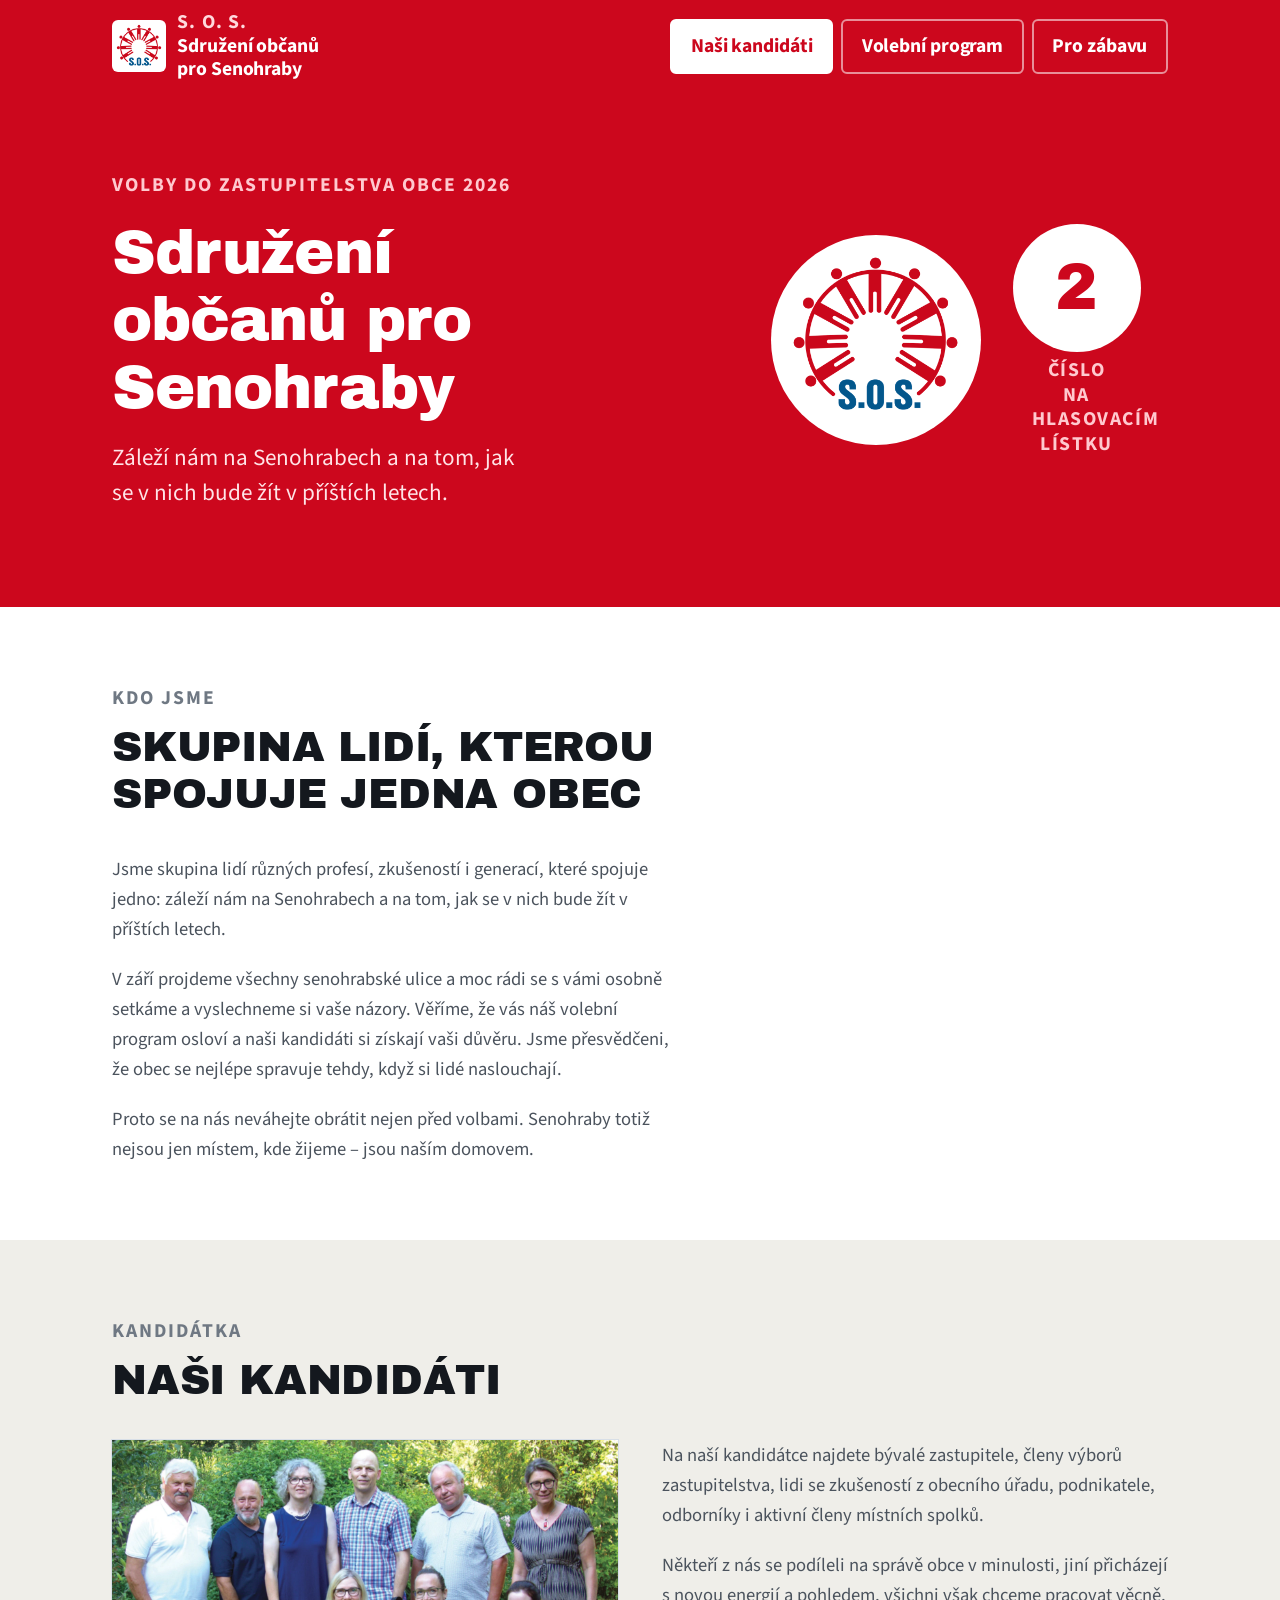
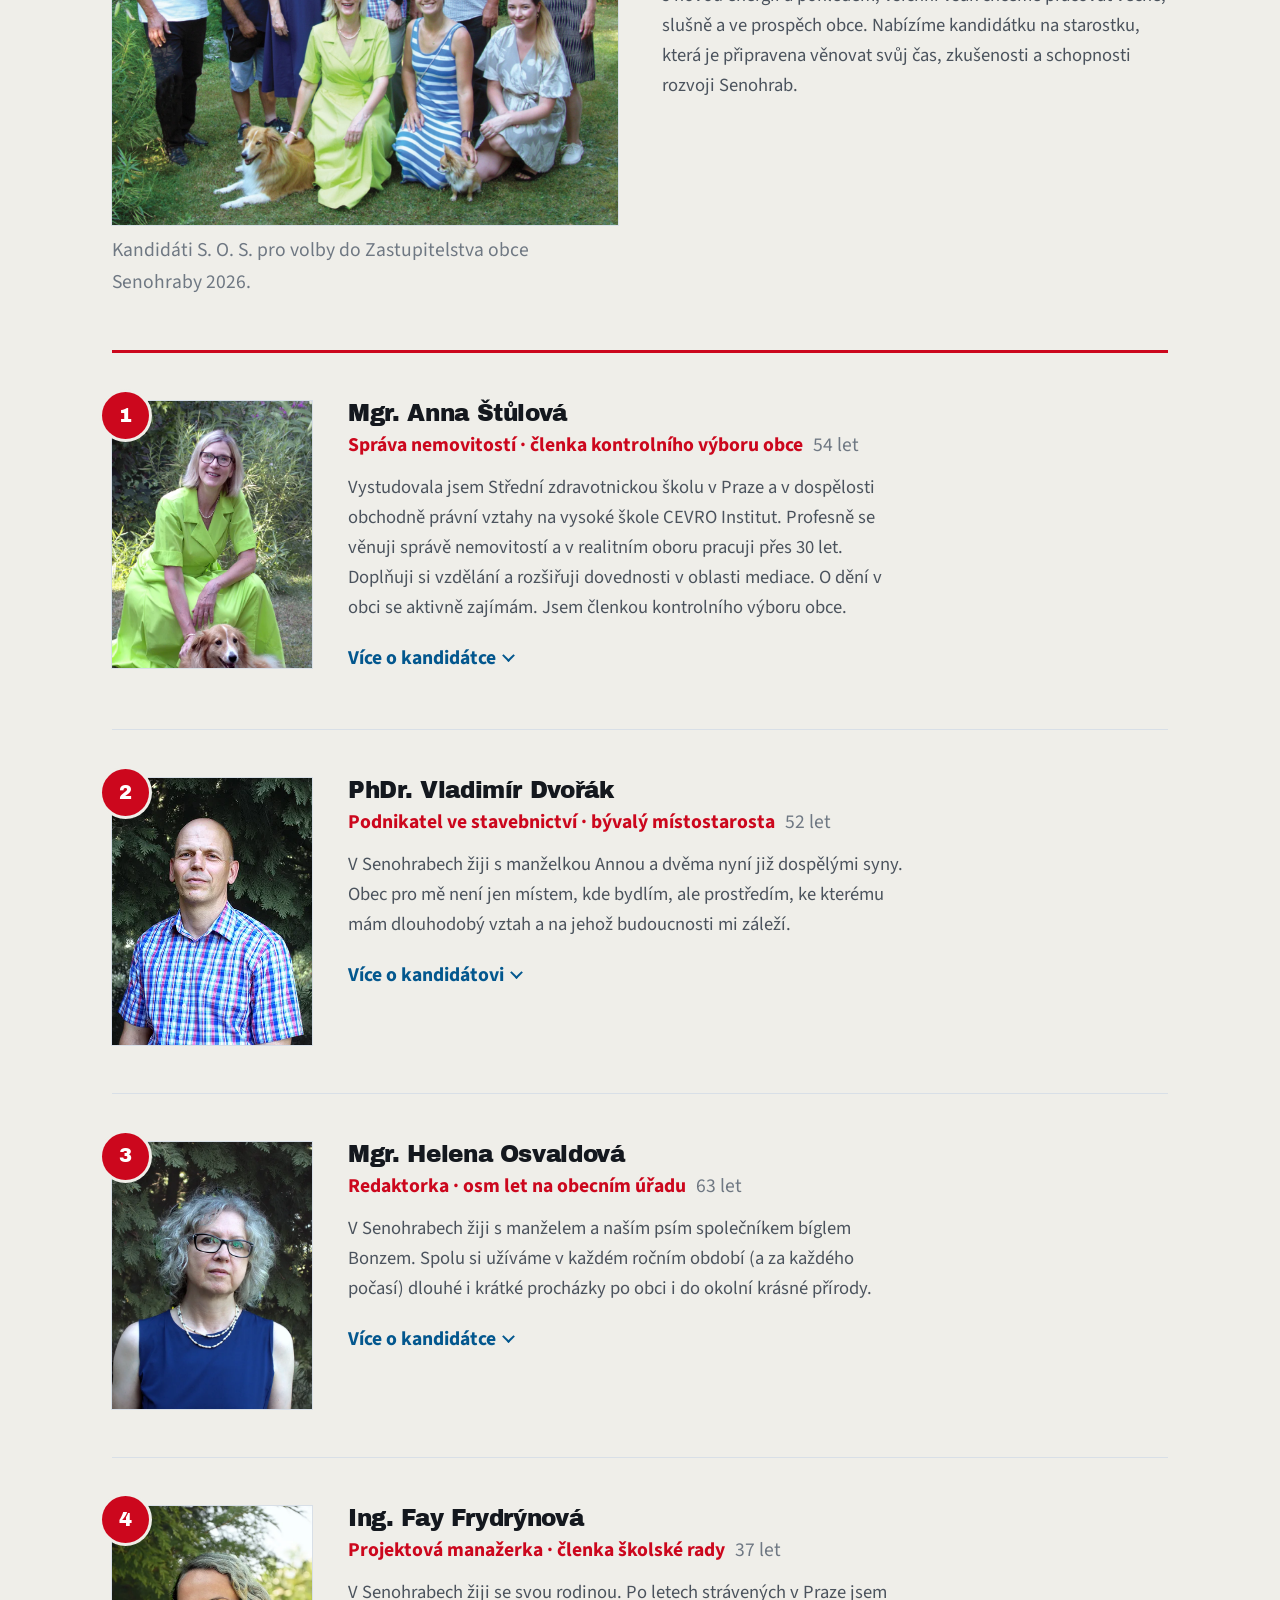
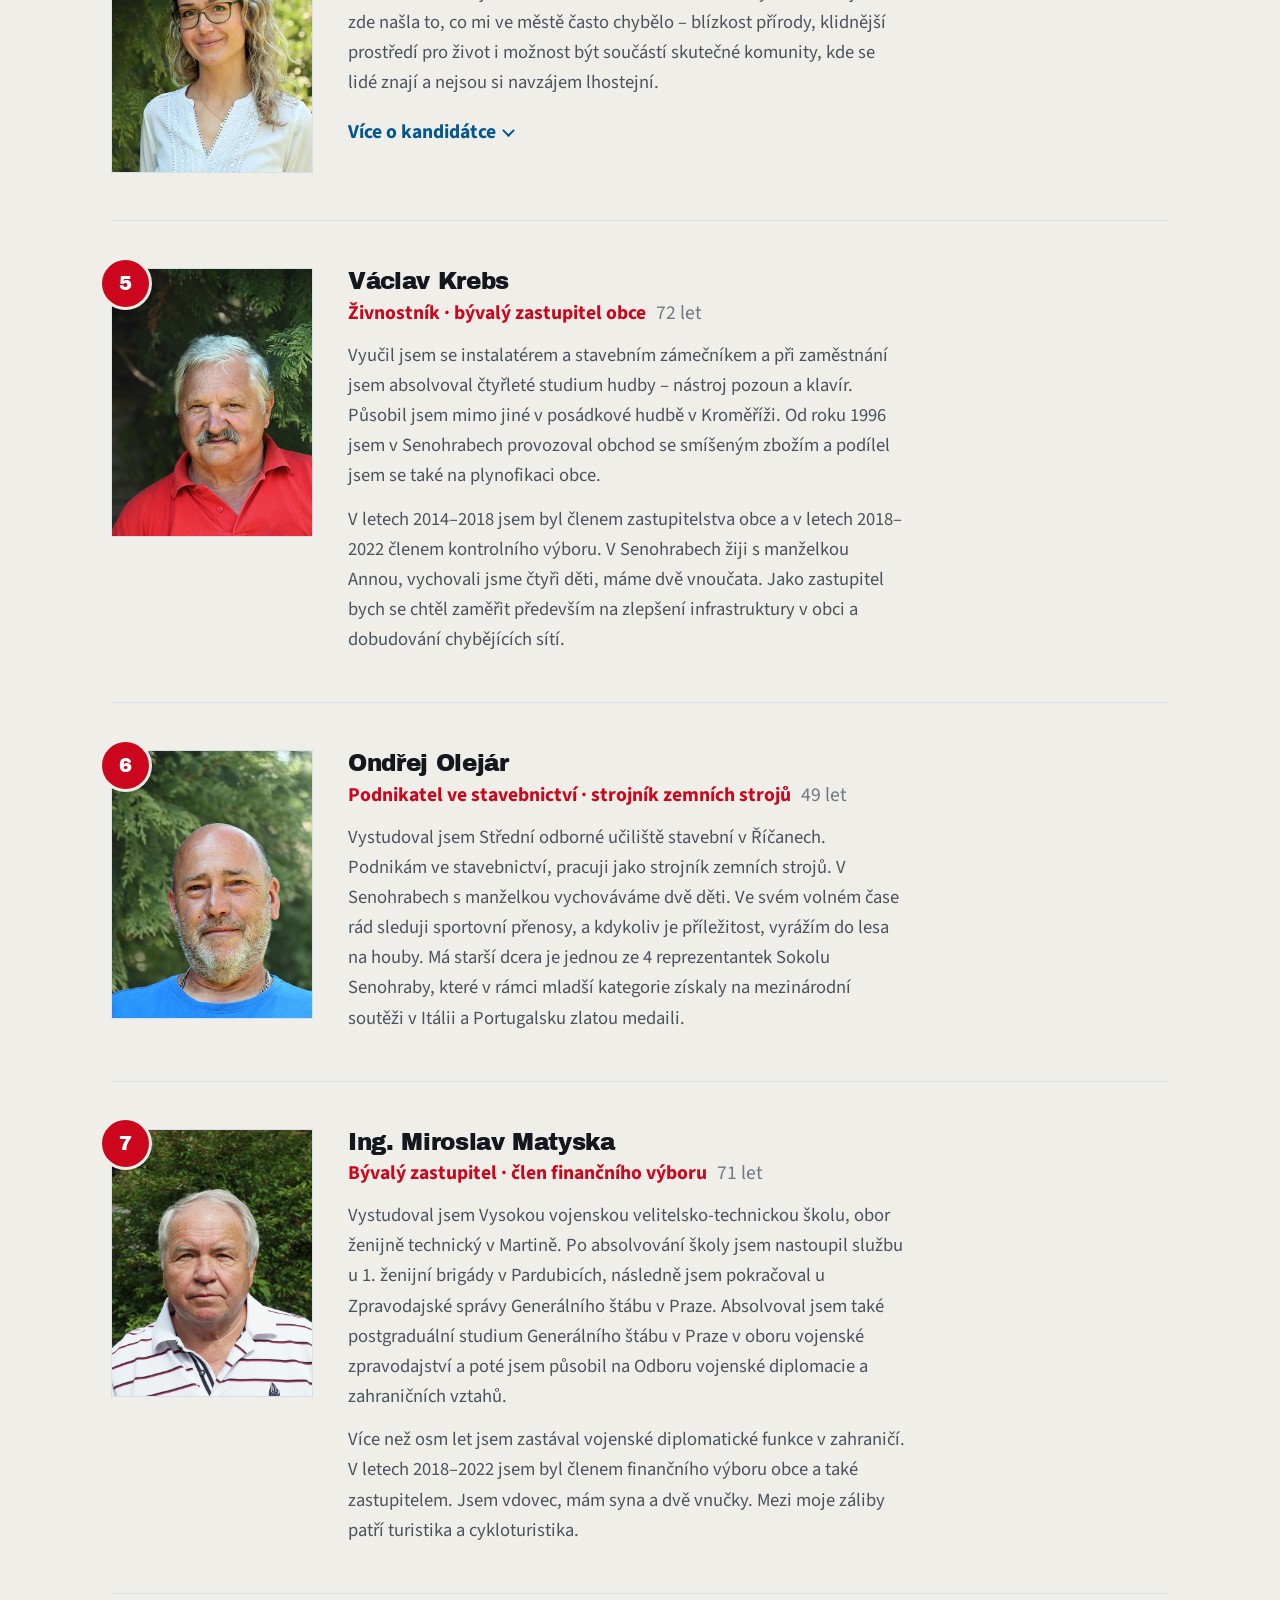
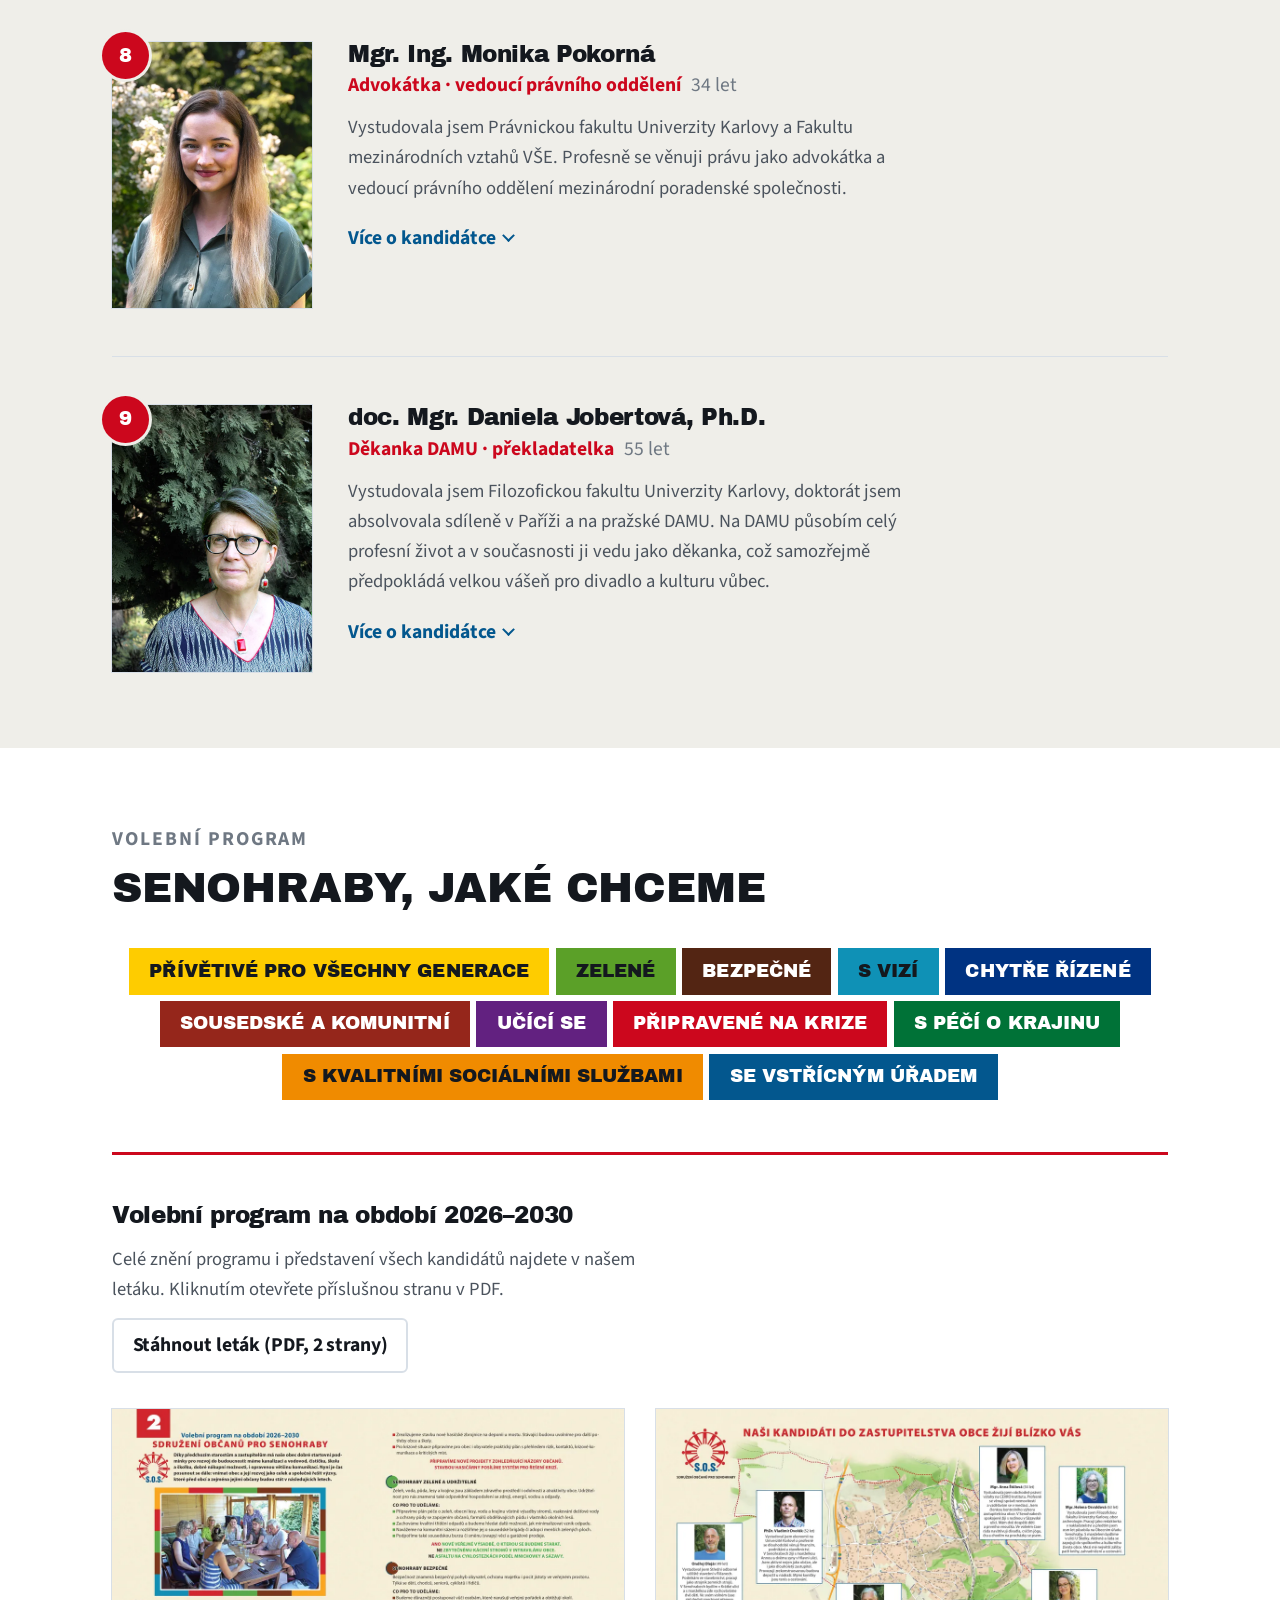
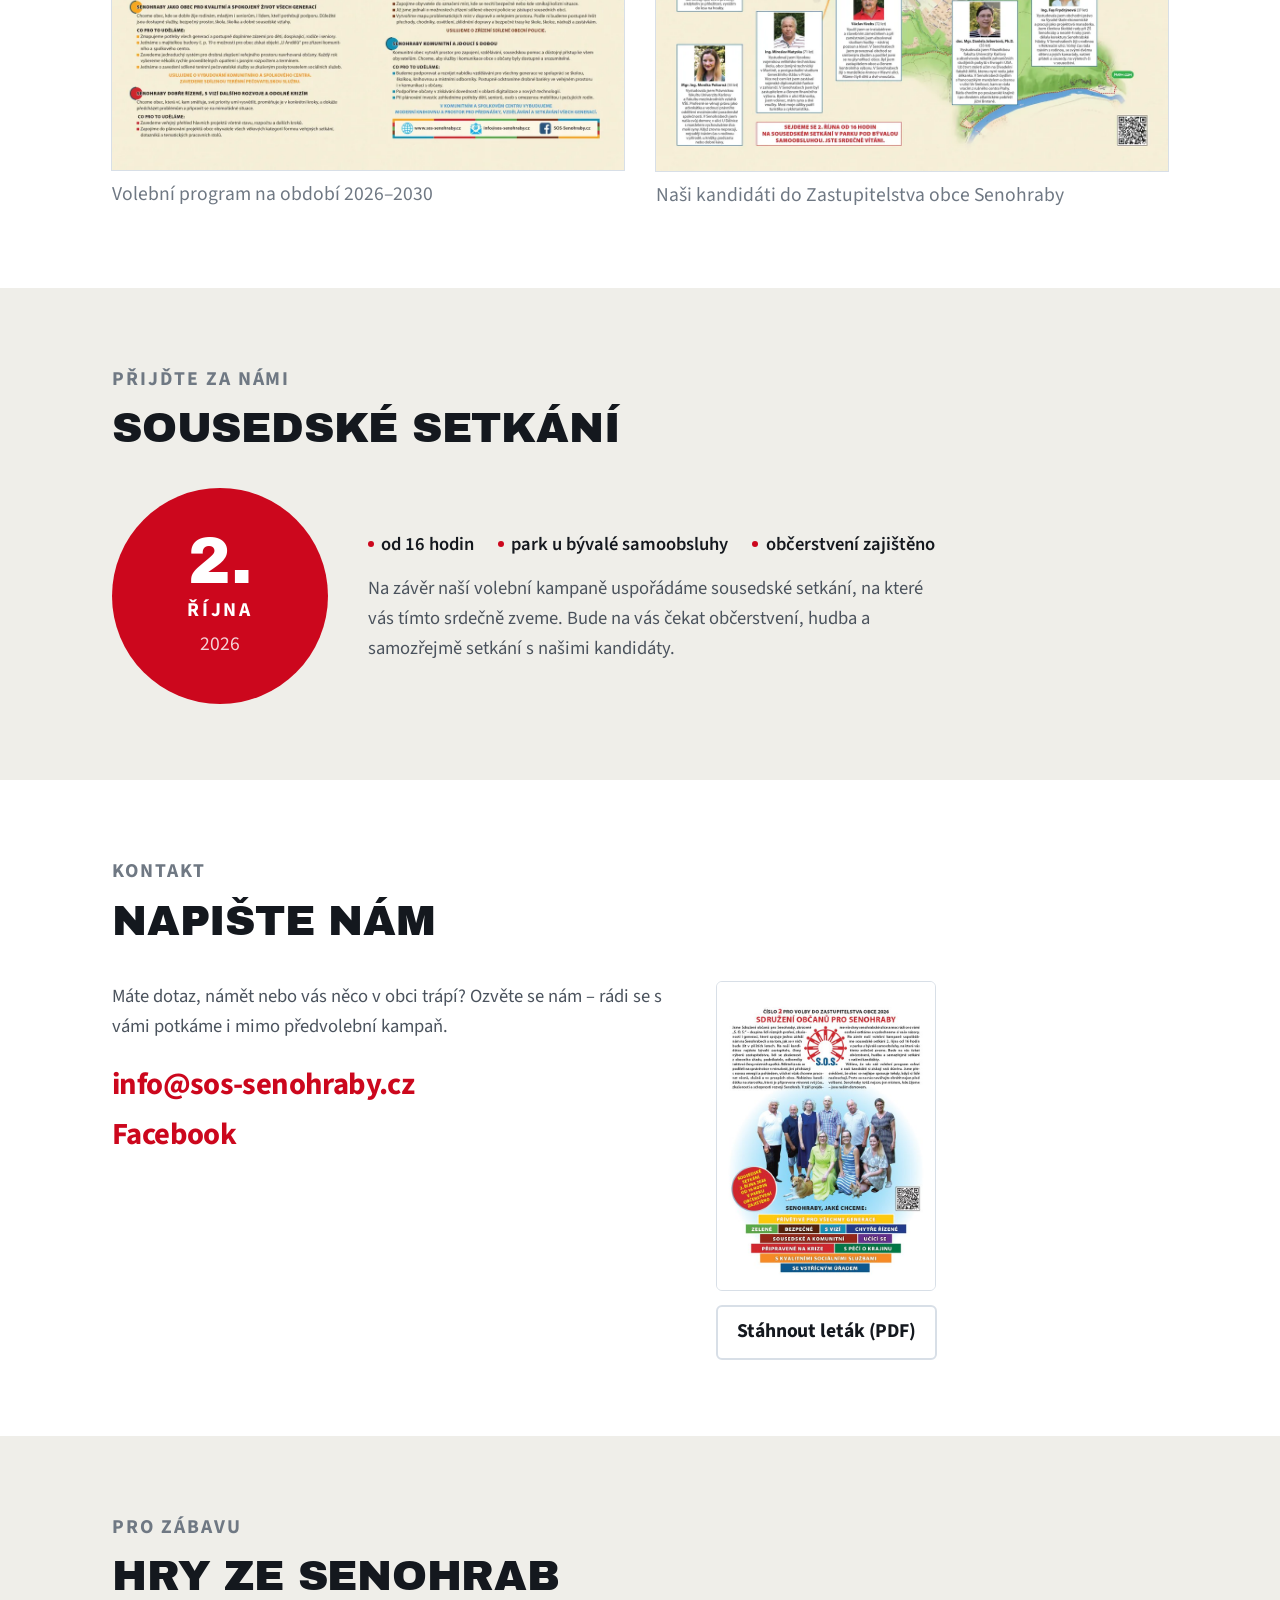
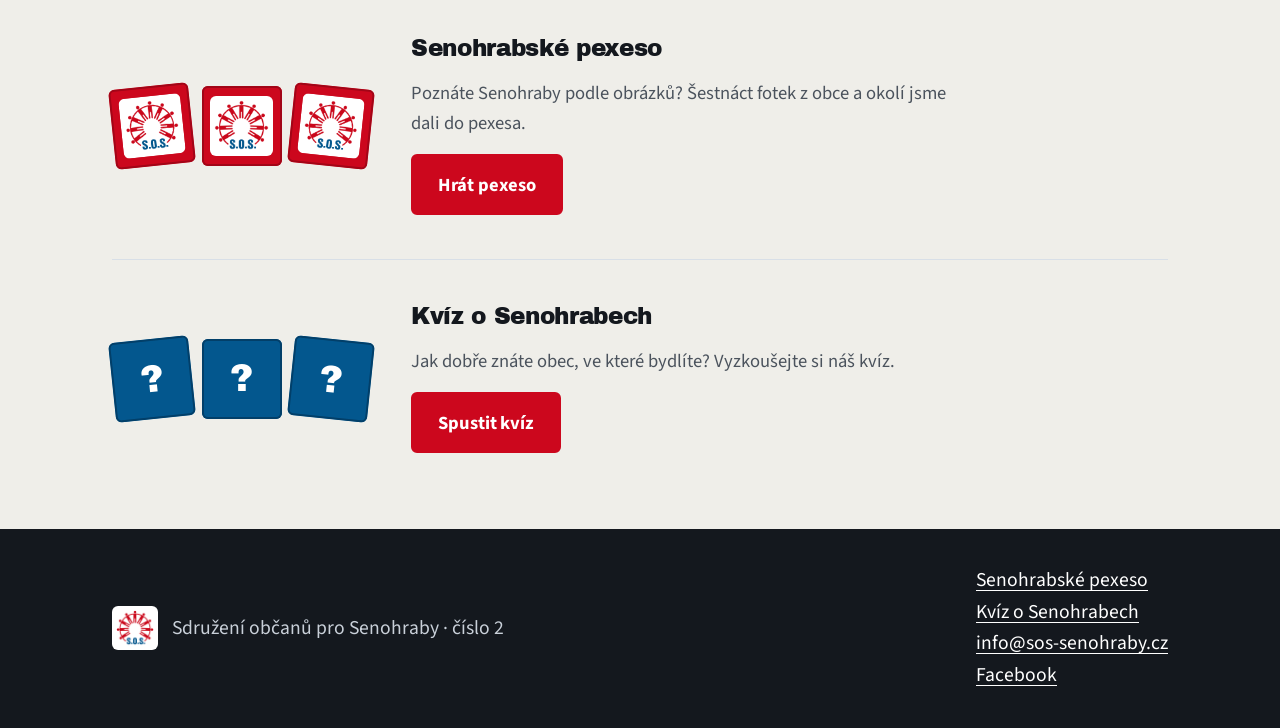
<file: index.html>
<!doctype html>
<html lang="cs">
  <head>
    <meta charset="utf-8" />
    <meta name="viewport" content="width=device-width, initial-scale=1" />
    <title>Sdružení občanů pro Senohraby</title>
    <meta
      name="description"
      content="Sdružení občanů pro Senohraby. Číslo 2 pro volby do zastupitelstva obce 2026. Naši kandidáti a volební program."
    />
    <meta name="color-scheme" content="light" />
    <meta name="theme-color" content="#cc071d" />
    <link rel="canonical" href="https://sos-senohraby.cz/" />

    <meta property="og:type" content="website" />
    <meta property="og:locale" content="cs_CZ" />
    <meta property="og:site_name" content="Sdružení občanů pro Senohraby" />
    <meta property="og:title" content="Sdružení občanů pro Senohraby" />
    <meta
      property="og:description"
      content="Číslo 2 pro volby do zastupitelstva obce 2026. Záleží nám na Senohrabech a na tom, jak se v nich bude žít v příštích letech."
    />
    <meta property="og:url" content="https://sos-senohraby.cz/" />
    <meta
      property="og:image"
      content="https://sos-senohraby.cz/assets/img/tym.webp"
    />
    <meta
      property="og:image:alt"
      content="Kandidáti Sdružení občanů pro Senohraby"
    />
    <meta property="og:image:width" content="570" />
    <meta property="og:image:height" content="403" />
    <meta name="twitter:card" content="summary_large_image" />

    <link rel="icon" href="assets/img/favicon.png" type="image/png" />
    <link rel="apple-touch-icon" href="assets/img/favicon.png" />

    <link
      rel="preload"
      href="assets/fonts/source-sans-3-latin.woff2"
      as="font"
      type="font/woff2"
      crossorigin
    />
    <link
      rel="preload"
      href="assets/fonts/source-sans-3-latin-ext.woff2"
      as="font"
      type="font/woff2"
      crossorigin
    />
    <link rel="stylesheet" href="assets/fonts/fonts.css" />
    <link rel="stylesheet" href="styles.css" />
  </head>
  <body>
    <a class="skip" href="#obsah">Přejít k obsahu</a>

    <header class="masthead">
      <div class="wrap masthead__inner">
        <a class="brand" href="#">
          <img class="brand__logo" src="assets/img/logo-sos.png" alt="" />
          <span class="brand__name">
            <b>S. O. S.</b>Sdružení občanů pro Senohraby
          </span>
        </a>
        <nav class="masthead__nav" aria-label="Hlavní">
          <a class="btn btn--sm" href="#kandidati">Naši kandidáti</a>
          <a class="btn btn--sm btn--ghost" href="#program">Volební program</a>
          <a class="btn btn--sm btn--ghost" href="#zabava">Pro zábavu</a>
        </nav>
      </div>
    </header>

    <main id="obsah">
      <section class="hero">
        <div class="wrap hero__grid">
          <div class="hero__text">
            <p class="eyebrow">Volby do zastupitelstva obce&nbsp;2026</p>
            <h1>Sdružení občanů pro Senohraby</h1>
            <p class="lead">
              Záleží nám na Senohrabech a na tom, jak se v nich bude žít v
              příštích letech.
            </p>
          </div>
          <div class="hero__mark">
            <div class="hero__logo">
              <img
                src="assets/img/logo-sos.png"
                alt="Znak Sdružení občanů pro Senohraby"
              />
            </div>
            <p class="ballot">
              <span class="ballot__num">2</span>
              <span class="ballot__label">číslo na hlasovacím lístku</span>
            </p>
          </div>
        </div>
      </section>

      <section class="section" id="kdo-jsme" aria-labelledby="kdo-jsme-nadpis">
        <div class="wrap">
          <div class="section__head">
            <p class="eyebrow">Kdo jsme</p>
            <h2 id="kdo-jsme-nadpis">
              Skupina lidí, kterou spojuje jedna&nbsp;obec
            </h2>
          </div>
          <div class="prose">
            <p>
              Jsme skupina lidí různých profesí, zkušeností i generací, které
              spojuje jedno: záleží nám na Senohrabech a na tom, jak se v nich
              bude žít v příštích letech.
            </p>
            <p>
              V září projdeme všechny senohrabské ulice a moc rádi se s vámi
              osobně setkáme a vyslechneme si vaše názory. Věříme, že vás náš
              volební program osloví a naši kandidáti si získají vaši důvěru.
              Jsme přesvědčeni, že obec se nejlépe spravuje tehdy, když si lidé
              naslouchají.
            </p>
            <p>
              Proto se na nás neváhejte obrátit nejen před volbami. Senohraby
              totiž nejsou jen místem, kde žijeme – jsou naším domovem.
            </p>
          </div>
        </div>
      </section>

      <section
        class="section section--tint"
        id="kandidati"
        aria-labelledby="kandidati-nadpis"
      >
        <div class="wrap">
          <div class="section__head">
            <p class="eyebrow">Kandidátka</p>
            <h2 id="kandidati-nadpis">Naši kandidáti</h2>
          </div>
          <div class="team">
            <figure class="team__figure">
              <img
                src="assets/img/tym.webp"
                width="570"
                height="403"
                alt="Společná fotografie kandidátů Sdružení občanů pro Senohraby"
              />
              <figcaption>
                Kandidáti S. O. S. pro volby do Zastupitelstva obce Senohraby
                2026.
              </figcaption>
            </figure>
            <div class="prose">
              <p>
                Na naší kandidátce najdete bývalé zastupitele, členy výborů
                zastupitelstva, lidi se zkušeností z obecního úřadu,
                podnikatele, odborníky i aktivní členy místních spolků.
              </p>
              <p>
                Někteří z nás se podíleli na správě obce v minulosti, jiní
                přicházejí s novou energií a pohledem, všichni však chceme
                pracovat věcně, slušně a ve prospěch obce. Nabízíme kandidátku
                na starostku, která je připravena věnovat svůj čas, zkušenosti a
                schopnosti rozvoji Senohrab.
              </p>
            </div>
          </div>

          <div class="cands">
            <article class="cand" id="kandidat-stulova">
              <figure class="cand__photo">
                <img
                  src="assets/team/stulova.webp"
                  width="600"
                  height="800"
                  loading="lazy"
                  decoding="async"
                  alt="Anna Štůlová"
                />
                <span class="cand__num">
                  <span class="u-hidden">Pořadí na kandidátce&nbsp;</span>1
                </span>
              </figure>
              <div class="cand__head">
                <h3 class="cand__name">Mgr. Anna Štůlová</h3>
                <p class="cand__meta">
                  <span class="cand__role"
                    >Správa nemovitostí &middot; členka kontrolního výboru
                    obce</span
                  >
                  <span class="cand__age">54 let</span>
                </p>
              </div>
              <div class="cand__body">
                <p class="cand__lead">
                  Vystudovala jsem Střední zdravotnickou školu v Praze a v
                  dospělosti obchodně právní vztahy na vysoké škole CEVRO
                  Institut. Profesně se věnuji správě nemovitostí a v realitním
                  oboru pracuji přes 30 let. Doplňuji si vzdělání a rozšiřuji
                  dovednosti v oblasti mediace. O dění v obci se aktivně
                  zajímám. Jsem členkou kontrolního výboru obce.
                </p>
                <details class="cand__more">
                  <summary>
                    <span class="cand__more-open">Více o kandidátce</span>
                    <span class="cand__more-close">Skrýt profil</span>
                  </summary>
                  <div class="prose cand__bio">
                    <p>
                      V Senohrabech jsem se s chutí zapojuji do místního
                      společenského života. Již 23 let jsem členkou Tenisového
                      klubu Hrušov, kde jsem řadu let působila ve výboru klubu,
                      přispívala prací i sponzorsky k rozvoji areálu a
                      zorganizovala řadu turnajů. Jsem dlouholetou členkou ODS a
                      v místním sdružení ODS Senohraby zastávám funkci
                      předsedkyně. V neposlední řadě jsem členkou spolku Kaple
                      Senohraby a vznik místní kaple sv. Vojtěcha jsem s
                      nadšením podporovala. Každoročně vypomáhám na Senohrabském
                      pohádkování.
                    </p>
                    <p>
                      S manželem jsme vychovali dvě, dnes již dospělé, děti a
                      nyní se těšíme z prvního vnoučka. Mám ráda zvířata; v
                      našem domě s námi žije fenka Kora a pět koček. Ve volném
                      čase ráda navštěvuji divadla a kulturní akce, cvičím jógu,
                      čtu, cestuji a s manželem chodíme po Senohrabech a okolí,
                      které považuji za jedno z nejmalebnějších míst, co znám.
                    </p>
                    <p>
                      V Senohrabech jsem před čtvrt stoletím našla přívětivý
                      domov, krásné prostředí, dobrou občanskou vybavenost a
                      hlavně milé a slušné sousedy. Ráda bych teď nabídla své
                      služby obci a jejím obyvatelům. Od ukončení střední školy
                      pracuji s lidmi a pro lidi, a vím, že je důležité občanům
                      naslouchat, podporovat je a jejich problémy řešit. Své
                      zkušenosti ze správy domů bych ráda uplatnila i při péči o
                      obec. Nabízím organizační schopnosti, pečlivost a
                      schopnost věcně a slušně komunikovat s lidmi.
                    </p>
                  </div>
                </details>
              </div>
            </article>

            <article class="cand" id="kandidat-dvorak">
              <figure class="cand__photo">
                <img
                  src="assets/team/dvorak.webp"
                  width="600"
                  height="800"
                  loading="lazy"
                  decoding="async"
                  alt="Vladimír Dvořák"
                />
                <span class="cand__num">
                  <span class="u-hidden">Pořadí na kandidátce&nbsp;</span>2
                </span>
              </figure>
              <div class="cand__head">
                <h3 class="cand__name">PhDr. Vladimír Dvořák</h3>
                <p class="cand__meta">
                  <span class="cand__role"
                    >Podnikatel ve stavebnictví &middot; bývalý
                    místostarosta</span
                  >
                  <span class="cand__age">52 let</span>
                </p>
              </div>
              <div class="cand__body">
                <p class="cand__lead">
                  V Senohrabech žiji s manželkou Annou a dvěma nyní již
                  dospělými syny. Obec pro mě není jen místem, kde bydlím, ale
                  prostředím, ke kterému mám dlouhodobý vztah a na jehož
                  budoucnosti mi záleží.
                </p>
                <details class="cand__more">
                  <summary>
                    <span class="cand__more-open">Více o kandidátovi</span>
                    <span class="cand__more-close">Skrýt profil</span>
                  </summary>
                  <div class="prose cand__bio">
                    <p>
                      Vystudoval jsem ekonomii na Fakultě sociálních věd
                      Univerzity Karlovy v Praze a dále jsem studoval ve Velké
                      Británii a USA. Profesní zkušenosti jsem získával nejprve
                      ve finančních institucích, poté jako finanční ředitel ve
                      výrobním podniku. Od roku 2004 soukromě podnikám v oblasti
                      stavebnictví, provozuji také multifunkční objekt depo33.
                      Tyto zkušenosti mě naučily dívat se na věci prakticky,
                      pracovat s rozpočty, hledat řešení a nést odpovědnost za
                      výsledek.
                    </p>
                    <p>
                      Se Senohraby je spojena i moje podnikatelská a občanská
                      aktivita. Od roku 2018 provozuji zrekonstruovanou budovu
                      depo33 u nádraží. Vnímám ji jako příklad toho, že i starší
                      a dříve nevyužité objekty mohou dostat nový život. Budova
                      poskytuje zázemí dětskému lékaři, pro kterého bylo místo
                      speciálně upraveno, aby zůstal v obci. Kromě toho budova
                      nabízí řadu služeb – kavárnu, cyklocentrum, rehabilitace,
                      kosmetiku a společenskou místnost. Tuto místnost zdarma
                      poskytuji pro prospěšné aktivity, například pro potřeby
                      školy, komunitní setkávání nebo vítání občánků.
                    </p>
                    <p>
                      Součástí proměny tohoto objektu nebyla jen rekonstrukce
                      samotné budovy, ale také kultivace jejího okolí, aby tento
                      prostor působil upraveněji a mohl být lépe využíván místní
                      komunitou.
                    </p>
                    <p>
                      Inicioval jsem vznik dřevěné lávky pod Hláskou a pomáhám
                      také s chodem kaple v Senohrabech. Považuji za důležité,
                      aby se lidé do života obce zapojovali nejen slovy, ale i
                      konkrétní prací a podporou věcí, které mají pro místní
                      smysl.
                    </p>
                    <p>
                      V obecním zastupitelstvu jsem působil opakovaně od roku
                      2006. Pracoval jsem ve finančním výboru, vykonával funkci
                      místostarosty a byl jsem také členem školské rady. Díky
                      tomu dobře znám možnosti i limity obecní samosprávy.
                    </p>
                  </div>
                </details>
              </div>
            </article>

            <article class="cand" id="kandidat-osvaldova">
              <figure class="cand__photo">
                <img
                  src="assets/team/osvaldova.webp"
                  width="600"
                  height="800"
                  loading="lazy"
                  decoding="async"
                  alt="Helena Osvaldová"
                />
                <span class="cand__num">
                  <span class="u-hidden">Pořadí na kandidátce&nbsp;</span>3
                </span>
              </figure>
              <div class="cand__head">
                <h3 class="cand__name">Mgr. Helena Osvaldová</h3>
                <p class="cand__meta">
                  <span class="cand__role"
                    >Redaktorka &middot; osm let na obecním úřadu</span
                  >
                  <span class="cand__age">63 let</span>
                </p>
              </div>
              <div class="cand__body">
                <p class="cand__lead">
                  V Senohrabech žiji s manželem a naším psím společníkem bíglem
                  Bonzem. Spolu si užíváme v každém ročním období (a za každého
                  počasí) dlouhé i krátké procházky po obci i do okolní krásné
                  přírody.
                </p>
                <details class="cand__more">
                  <summary>
                    <span class="cand__more-open">Více o kandidátce</span>
                    <span class="cand__more-close">Skrýt profil</span>
                  </summary>
                  <div class="prose cand__bio">
                    <p>
                      Absolvovala jsem Filozofickou fakultu Univerzity Karlovy,
                      obor archeologie, a v současnosti jsem redaktorkou v
                      nakladatelství. Osm let jsem působila na Obecním úřadu
                      Senohraby, kde jsem kromě stavební agendy měla na starosti
                      další různorodou agendu obce, včetně obecního webu. Práce
                      terénní pečovatelky v sociálních službách, kterou jsem
                      vykonával poté, mi umožnila udělat si představu o
                      potřebách lidí, kteří potřebují péči.
                    </p>
                    <p>
                      Ráda se také aktivně zapojuji do spolkového života obce.
                      Působím od počátku ve spolku Kaple Senohraby, jehož
                      kulturní aktivity asi netřeba představovat. Méně známým je
                      spolek Lípa Senohraby, který se věnoval ochraně životního
                      prostředí. Naší (pro občany) nejdůležitější akcí bylo v
                      letech 2007–2008 opakované důrazné postavení se proti
                      záměru výstavby parkoviště a skladového areálu mrazíren –
                      nevzhledných plechových budov – za mostem v místech
                      dnešního Obchodního centra BILLA. Za spolupráce obyvatel
                      ulice U Dálnice se nám podařilo, že vlastník nakonec od
                      záměru výstavby odstoupil!
                    </p>
                    <p>
                      Bydlet v Senohrabech pro mě znamená užívat si zdejšího
                      genia loci – sledovat proměnu malé vesnice ve výstavní
                      letovisko s vilovou zástavbou zasazenou do zahrad plných
                      stromů. Práce na obecním úřadu mi dala možnost aktivně
                      obec poznávat, obdivovat co vytvořily generace zdejších
                      obyvatel a podílet se na jejím dalším rozvoji.
                    </p>
                    <p>
                      Ráda bych v tom pokračovala také jako zastupitelka.
                      Připravenost na možné krize, nabídka sociálních služeb,
                      péče o krajinu, možnosti zapojení občanů do rozhodování o
                      obci, to jsou oblasti, kterým bych se chtěla věnovat.
                    </p>
                    <p>
                      Koníčků mám povícero, ale nejvíce času trávím na zahradě a
                      s knihou. Jako cestovatelka si užívám poznávání domácích i
                      cizích krajů.
                    </p>
                  </div>
                </details>
              </div>
            </article>

            <article class="cand" id="kandidat-frydrynova">
              <figure class="cand__photo">
                <img
                  src="assets/team/frydrynova.webp"
                  width="600"
                  height="800"
                  loading="lazy"
                  decoding="async"
                  alt="Fay Frydrýnová"
                />
                <span class="cand__num">
                  <span class="u-hidden">Pořadí na kandidátce&nbsp;</span>4
                </span>
              </figure>
              <div class="cand__head">
                <h3 class="cand__name">Ing. Fay Frydrýnová</h3>
                <p class="cand__meta">
                  <span class="cand__role"
                    >Projektová manažerka &middot; členka školské rady</span
                  >
                  <span class="cand__age">37 let</span>
                </p>
              </div>
              <div class="cand__body">
                <p class="cand__lead">
                  V Senohrabech žiji se svou rodinou. Po letech strávených v
                  Praze jsem zde našla to, co mi ve městě často chybělo –
                  blízkost přírody, klidnější prostředí pro život i možnost být
                  součástí skutečné komunity, kde se lidé znají a nejsou si
                  navzájem lhostejní.
                </p>
                <details class="cand__more">
                  <summary>
                    <span class="cand__more-open">Více o kandidátce</span>
                    <span class="cand__more-close">Skrýt profil</span>
                  </summary>
                  <div class="prose cand__bio">
                    <p>
                      Vystudovala jsem obchodní právo na Vysoké škole ekonomické
                      v Praze, jsem členkou KDU-ČSL a profesně působím jako
                      projektová manažerka. Ve své práci se věnuji koordinaci
                      lidí, hledání řešení a propojování různých názorů tak, aby
                      vedly k dobrému výsledku. Jsem členkou školské rady při ZŠ
                      Senohraby a necelé 4 roky jsem dělala korektury
                      Senohrabské hlásky.
                    </p>
                    <p>
                      Koníčků mám mnoho, ale v současné době většinu volného
                      času ráda trávím se svými dvěma malými dětmi. Díky nim
                      objevuji Senohraby z nové perspektivy – jako místo, kde je
                      důležité nejen dobře bydlet, ale také vychovávat děti,
                      budovat vztahy a vytvářet prostředí, ve kterém se lidé
                      cítí dobře.
                    </p>
                    <p>
                      Právě proto jsem se rozhodla kandidovat do zastupitelstva.
                      Mám ráda obec, ve které žiji, a věřím, že může být ještě
                      příjemnějším místem pro všechny generace. Ráda bych
                      přispěla k tomu, aby se v Senohrabech posiloval duch
                      otevřenosti, vzájemné úcty a přátelského sousedského
                      života. Aby lidé nemuseli – obrazně ani doslova –
                      přecházet na druhou stranu chodníku, když se potkají. A
                      aby tam, kde chodníky někdy chybí, nechyběla ochota si
                      naslouchat, spolupracovat a hledat společnou cestu.
                    </p>
                  </div>
                </details>
              </div>
            </article>

            <article class="cand" id="kandidat-krebs">
              <figure class="cand__photo">
                <img
                  src="assets/team/krebs.webp"
                  width="600"
                  height="800"
                  loading="lazy"
                  decoding="async"
                  alt="Václav Krebs"
                />
                <span class="cand__num">
                  <span class="u-hidden">Pořadí na kandidátce&nbsp;</span>5
                </span>
              </figure>
              <div class="cand__head">
                <h3 class="cand__name">Václav Krebs</h3>
                <p class="cand__meta">
                  <span class="cand__role"
                    >Živnostník &middot; bývalý zastupitel obce</span
                  >
                  <span class="cand__age">72 let</span>
                </p>
              </div>
              <div class="cand__body">
                <p class="cand__lead">
                  Vyučil jsem se instalatérem a stavebním zámečníkem a při
                  zaměstnání jsem absolvoval čtyřleté studium hudby – nástroj
                  pozoun a klavír. Působil jsem mimo jiné v posádkové hudbě v
                  Kroměříži. Od roku 1996 jsem v Senohrabech provozoval obchod
                  se smíšeným zbožím a podílel jsem se také na plynofikaci obce.
                </p>
                <p class="cand__lead">
                  V letech 2014–2018 jsem byl členem zastupitelstva obce a v
                  letech 2018–2022 členem kontrolního výboru. V Senohrabech žiji
                  s manželkou Annou, vychovali jsme čtyři děti, máme dvě
                  vnoučata. Jako zastupitel bych se chtěl zaměřit především na
                  zlepšení infrastruktury v obci a dobudování chybějících sítí.
                </p>
              </div>
            </article>

            <article class="cand" id="kandidat-olejar">
              <figure class="cand__photo">
                <img
                  src="assets/team/olejar.webp"
                  width="600"
                  height="800"
                  loading="lazy"
                  decoding="async"
                  alt="Ondřej Olejár"
                />
                <span class="cand__num">
                  <span class="u-hidden">Pořadí na kandidátce&nbsp;</span>6
                </span>
              </figure>
              <div class="cand__head">
                <h3 class="cand__name">Ondřej Olejár</h3>
                <p class="cand__meta">
                  <span class="cand__role"
                    >Podnikatel ve stavebnictví &middot; strojník zemních
                    strojů</span
                  >
                  <span class="cand__age">49 let</span>
                </p>
              </div>
              <div class="cand__body">
                <p class="cand__lead">
                  Vystudoval jsem Střední odborné učiliště stavební v Říčanech.
                  Podnikám ve stavebnictví, pracuji jako strojník zemních
                  strojů. V Senohrabech s manželkou vychováváme dvě děti. Ve
                  svém volném čase rád sleduji sportovní přenosy, a kdykoliv je
                  příležitost, vyrážím do lesa na houby. Má starší dcera je
                  jednou ze 4 reprezentantek Sokolu Senohraby, které v rámci
                  mladší kategorie získaly na mezinárodní soutěži v Itálii a
                  Portugalsku zlatou medaili.
                </p>
              </div>
            </article>

            <article class="cand" id="kandidat-matyska">
              <figure class="cand__photo">
                <img
                  src="assets/team/matyska.webp"
                  width="600"
                  height="800"
                  loading="lazy"
                  decoding="async"
                  alt="Miroslav Matyska"
                />
                <span class="cand__num">
                  <span class="u-hidden">Pořadí na kandidátce&nbsp;</span>7
                </span>
              </figure>
              <div class="cand__head">
                <h3 class="cand__name">Ing. Miroslav Matyska</h3>
                <p class="cand__meta">
                  <span class="cand__role"
                    >Bývalý zastupitel &middot; člen finančního výboru</span
                  >
                  <span class="cand__age">71 let</span>
                </p>
              </div>
              <div class="cand__body">
                <p class="cand__lead">
                  Vystudoval jsem Vysokou vojenskou velitelsko-technickou školu,
                  obor ženijně technický v Martině. Po absolvování školy jsem
                  nastoupil službu u 1. ženijní brigády v Pardubicích, následně
                  jsem pokračoval u Zpravodajské správy Generálního štábu v
                  Praze. Absolvoval jsem také postgraduální studium Generálního
                  štábu v Praze v oboru vojenské zpravodajství a poté jsem
                  působil na Odboru vojenské diplomacie a zahraničních vztahů.
                </p>
                <p class="cand__lead">
                  Více než osm let jsem zastával vojenské diplomatické funkce v
                  zahraničí. V letech 2018–2022 jsem byl členem finančního
                  výboru obce a také zastupitelem. Jsem vdovec, mám syna a dvě
                  vnučky. Mezi moje záliby patří turistika a cykloturistika.
                </p>
              </div>
            </article>

            <article class="cand" id="kandidat-pokorna">
              <figure class="cand__photo">
                <img
                  src="assets/team/pokorna.webp"
                  width="600"
                  height="800"
                  loading="lazy"
                  decoding="async"
                  alt="Monika Pokorná"
                />
                <span class="cand__num">
                  <span class="u-hidden">Pořadí na kandidátce&nbsp;</span>8
                </span>
              </figure>
              <div class="cand__head">
                <h3 class="cand__name">Mgr. Ing. Monika Pokorná</h3>
                <p class="cand__meta">
                  <span class="cand__role"
                    >Advokátka &middot; vedoucí právního oddělení</span
                  >
                  <span class="cand__age">34 let</span>
                </p>
              </div>
              <div class="cand__body">
                <p class="cand__lead">
                  Vystudovala jsem Právnickou fakultu Univerzity Karlovy a
                  Fakultu mezinárodních vztahů VŠE. Profesně se věnuji právu
                  jako advokátka a vedoucí právního oddělení mezinárodní
                  poradenské společnosti.
                </p>
                <details class="cand__more">
                  <summary>
                    <span class="cand__more-open">Více o kandidátce</span>
                    <span class="cand__more-close">Skrýt profil</span>
                  </summary>
                  <div class="prose cand__bio">
                    <p>
                      Pocházím z Olomouce a vyrůstala jsem ve velké rodině jako
                      jedno ze šesti dětí. Většinu života jsem prožila v Praze,
                      ale skutečný domov jsem našla v Senohrabech. S manželem
                      jsme si zde postavili domek a dnes tu vychováváme dva malé
                      syny. Mám to tu opravdu ráda, ať už kvůli krásné přírodě,
                      nebo příjemné atmosféře obce.
                    </p>
                    <p>
                      Odjakživa mě bavily cizí jazyky a poznávání jiných kultur.
                      Chodila jsem na česko-španělské gymnázium a dodnes mluvím
                      anglicky a španělsky. Ve volném čase ráda cestuji, chodím
                      na výlety, čtu knihy, poslouchám podcasty nebo cvičím
                      jógu. Pravda ale je, že mým největším koníčkem jsou dnes
                      především moji dva malí synové, kteří se postarají o to,
                      že nuda u nás doma rozhodně nehrozí.
                    </p>
                  </div>
                </details>
              </div>
            </article>

            <article class="cand" id="kandidat-jobertova">
              <figure class="cand__photo">
                <img
                  src="assets/team/jobertova.webp"
                  width="600"
                  height="800"
                  loading="lazy"
                  decoding="async"
                  alt="Daniela Jobertová"
                />
                <span class="cand__num">
                  <span class="u-hidden">Pořadí na kandidátce&nbsp;</span>9
                </span>
              </figure>
              <div class="cand__head">
                <h3 class="cand__name">doc. Mgr. Daniela Jobertová, Ph.D.</h3>
                <p class="cand__meta">
                  <span class="cand__role"
                    >Děkanka DAMU &middot; překladatelka</span
                  >
                  <span class="cand__age">55 let</span>
                </p>
              </div>
              <div class="cand__body">
                <p class="cand__lead">
                  Vystudovala jsem Filozofickou fakultu Univerzity Karlovy,
                  doktorát jsem absolvovala sdíleně v Paříži a na pražské DAMU.
                  Na DAMU působím celý profesní život a v současnosti ji vedu
                  jako děkanka, což samozřejmě předpokládá velkou vášeň pro
                  divadlo a kulturu vůbec.
                </p>
                <details class="cand__more">
                  <summary>
                    <span class="cand__more-open">Více o kandidátce</span>
                    <span class="cand__more-close">Skrýt profil</span>
                  </summary>
                  <div class="prose cand__bio">
                    <p>
                      Vedle toho překládám z angličtiny a francouzštiny a
                      dlouhodobě se zajímám o vzdělávání – nejen vysokoškolské,
                      ale i o nižší stupně, protože všechno spolu úzce souvisí.
                      Bydlím v Senohrabech s francouzským manželem a dcerou v
                      ulici Ve Smilovci v domku, který moji předkové postavili
                      už v roce 1927.
                    </p>
                    <p>
                      Nadšeně chodím po posázavských lesích – ostatně právě do
                      lesa se mohu dívat přímo z pokoje. Vedle toho mám ráda
                      Bretaň a obdivuji, jak se ve Francii tradičně daří lidským
                      sídlům vdechnout šmrnc a eleganci, a zároveň z nich
                      vytvářet přívětivá i praktická místa pro život celé
                      komunity.
                    </p>
                  </div>
                </details>
              </div>
            </article>
          </div>
        </div>
      </section>

      <section class="section" id="program" aria-labelledby="program-nadpis">
        <div class="wrap">
          <div class="section__head">
            <p class="eyebrow">Volební program</p>
            <h2 id="program-nadpis">Senohraby, jaké chceme</h2>
          </div>
          <ul class="pillars">
            <li class="is-light" style="--c: var(--p1)">
              Přívětivé pro všechny generace
            </li>
            <li class="is-light" style="--c: var(--p2)">Zelené</li>
            <li style="--c: var(--p3)">Bezpečné</li>
            <li class="is-light" style="--c: var(--p4)">S vizí</li>
            <li style="--c: var(--p5)">Chytře řízené</li>
            <li style="--c: var(--p6)">Sousedské a komunitní</li>
            <li style="--c: var(--p7)">Učící se</li>
            <li style="--c: var(--p8)">Připravené na krize</li>
            <li style="--c: var(--p9)">S péčí o krajinu</li>
            <li class="is-light" style="--c: var(--p10)">
              S kvalitními sociálními službami
            </li>
            <li style="--c: var(--p11)">Se vstřícným úřadem</li>
          </ul>

          <div class="leaflet-set">
            <div class="leaflet-set__head">
              <h3>Volební program na období 2026&ndash;2030</h3>
              <p>
                Celé znění programu i představení všech kandidátů najdete
                v našem letáku. Kliknutím otevřete příslušnou stranu v PDF.
              </p>
              <a
                class="btn btn--ghost btn--sm"
                href="assets/letak/SOS-volebni-program-2026.pdf"
                download
              >
                Stáhnout leták (PDF, 2 strany)
              </a>
            </div>
            <ul class="leaflet-set__pages">
              <li>
                <figure class="leaflet-page">
                  <a href="assets/letak/SOS-volebni-program-2026.pdf#page=1">
                    <img
                      src="assets/letak/letak-program.webp"
                      width="1100"
                      height="776"
                      loading="lazy"
                      decoding="async"
                      alt="Strana letáku s volebním programem na období 2026 až 2030. Popisuje pět oblastí: Senohraby jako obec pro kvalitní a spokojený život všech generací, Senohraby dobře řízené s vizí dalšího rozvoje a odolné krizím, Senohraby zelené a udržitelné, Senohraby bezpečné a Senohraby komunitní a jdoucí s dobou. U každé oblasti je uvedeno, co pro to uděláme."
                    />
                  </a>
                  <figcaption>
                    Volební program na období 2026&ndash;2030
                  </figcaption>
                </figure>
              </li>
              <li>
                <figure class="leaflet-page">
                  <a href="assets/letak/SOS-volebni-program-2026.pdf#page=2">
                    <img
                      src="assets/letak/letak-kandidati.webp"
                      width="1100"
                      height="778"
                      loading="lazy"
                      decoding="async"
                      alt="Strana letáku s mapou Senohrab a představením devíti kandidátů do zastupitelstva obce, rozmístěných podle toho, kde v obci žijí. Stejné profily najdete v textové podobě v sekci Naši kandidáti."
                    />
                  </a>
                  <figcaption>
                    Naši kandidáti do Zastupitelstva obce Senohraby
                  </figcaption>
                </figure>
              </li>
            </ul>
          </div>
        </div>
      </section>

      <section
        class="section section--tint"
        id="setkani"
        aria-labelledby="setkani-nadpis"
      >
        <div class="wrap">
          <div class="section__head">
            <p class="eyebrow">Přijďte za námi</p>
            <h2 id="setkani-nadpis">Sousedské setkání</h2>
          </div>
          <div class="meet">
            <p class="meet__stamp">
              <span class="meet__day">2.</span>
              <span class="meet__month">října</span>
              <span class="meet__year">2026</span>
            </p>
            <div class="meet__body">
              <ul class="meet__facts">
                <li>od 16 hodin</li>
                <li>park u bývalé samoobsluhy</li>
                <li>občerstvení zajištěno</li>
              </ul>
              <p>
                Na závěr naší volební kampaně uspořádáme sousedské setkání, na
                které vás tímto srdečně zveme. Bude na vás čekat občerstvení,
                hudba a samozřejmě setkání s našimi kandidáty.
              </p>
            </div>
          </div>
        </div>
      </section>

      <section class="section" id="kontakt" aria-labelledby="kontakt-nadpis">
        <div class="wrap">
          <div class="section__head">
            <p class="eyebrow">Kontakt</p>
            <h2 id="kontakt-nadpis">Napište nám</h2>
          </div>
          <div class="contact">
            <div class="prose">
              <p>
                Máte dotaz, námět nebo vás něco v obci trápí? Ozvěte se nám –
                rádi se s vámi potkáme i mimo předvolební kampaň.
              </p>
              <div class="flex-col">
                <a class="mailto" href="mailto:info@sos-senohraby.cz">
                  info@sos-senohraby.cz
                </a>
                <a
                  class="mailto"
                  href="https://www.facebook.com/sos.senohraby.cz/about/"
                  >Facebook</a
                >
              </div>
            </div>
            <div class="leaflet">
              <img
                src="assets/img/letak.jpg"
                width="560"
                height="792"
                alt="Náhled tištěného letáku Sdružení občanů pro Senohraby"
              />
              <a
                class="btn btn--ghost btn--sm"
                href="assets/SOS-letak-2026.pdf"
                download
              >
                Stáhnout leták (PDF)
              </a>
            </div>
          </div>
        </div>
      </section>

      <section
        class="section section--tint"
        id="zabava"
        aria-labelledby="zabava-nadpis"
      >
        <div class="wrap">
          <div class="section__head">
            <p class="eyebrow">Pro zábavu</p>
            <h2 id="zabava-nadpis">Hry ze Senohrab</h2>
          </div>
          <div class="play" id="pexeso">
            <div class="play__cards" aria-hidden="true">
              <span class="play__card">
                <img src="assets/img/logo-sos.png" alt="" />
              </span>
              <span class="play__card">
                <img src="assets/img/logo-sos.png" alt="" />
              </span>
              <span class="play__card">
                <img src="assets/img/logo-sos.png" alt="" />
              </span>
            </div>
            <div class="play__body">
              <h3>Senohrabské pexeso</h3>
              <p>
                Poznáte Senohraby podle obrázků? Šestnáct fotek z obce a okolí
                jsme dali do pexesa.
              </p>
              <a class="btn" href="pexeso.html">Hrát pexeso</a>
            </div>
          </div>
          <div class="play" id="kviz">
            <div class="play__cards" aria-hidden="true">
              <span class="play__card play__card--quiz">?</span>
              <span class="play__card play__card--quiz">?</span>
              <span class="play__card play__card--quiz">?</span>
            </div>
            <div class="play__body">
              <h3>Kvíz o Senohrabech</h3>
              <p>
                Jak dobře znáte obec, ve které bydlíte? Vyzkoušejte si náš
                kvíz.
              </p>
              <a class="btn" href="https://kviz.sos-senohraby.cz/"
                >Spustit kvíz</a
              >
            </div>
          </div>
        </div>
      </section>
    </main>

    <footer class="footer">
      <div class="wrap footer__inner">
        <span class="footer__left">
          <img class="footer__mark" src="assets/img/logo-sos.png" alt="" />
          <span>Sdružení občanů pro Senohraby &middot; číslo 2</span>
        </span>
        <div class="flex-col">
          <a href="pexeso.html">Senohrabské pexeso</a>
          <a href="https://kviz.sos-senohraby.cz/">Kvíz o Senohrabech</a>
          <a href="mailto:info@sos-senohraby.cz">info@sos-senohraby.cz</a>
          <a href="https://www.facebook.com/sos.senohraby.cz/about/"
            >Facebook</a
          >
        </div>
      </div>
    </footer>
  </body>
</html>
</file>
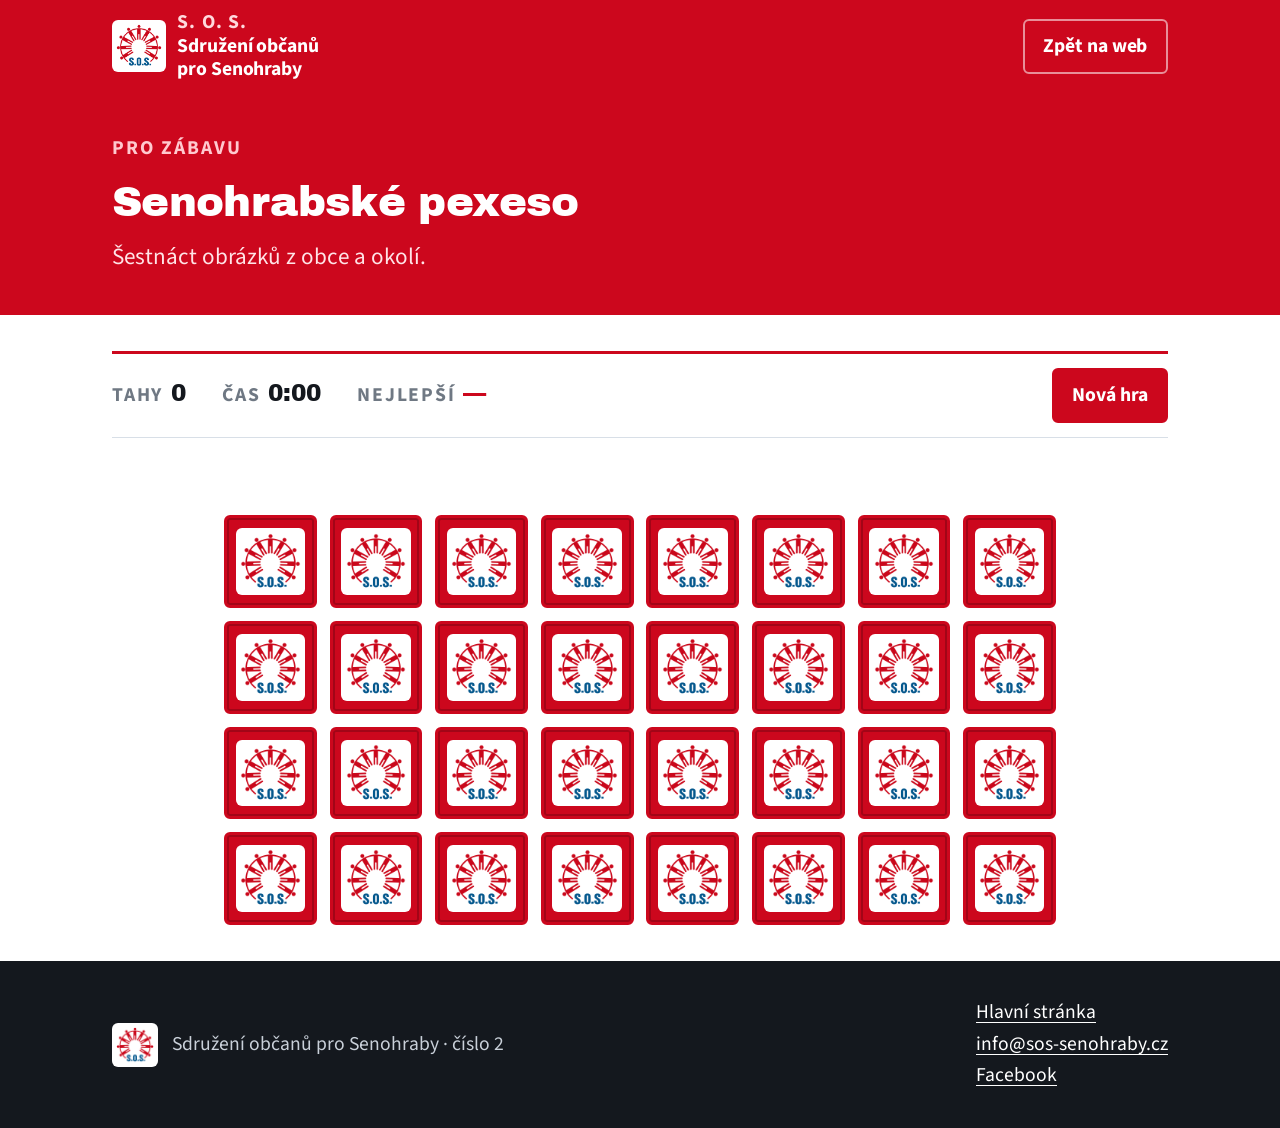
<file: pexeso.html>
<!doctype html>
<html lang="cs">
  <head>
    <meta charset="utf-8" />
    <meta name="viewport" content="width=device-width, initial-scale=1" />
    <title>Senohrabské pexeso — Sdružení občanů pro Senohraby</title>
    <meta
      name="description"
      content="Pexeso ze Senohrab. Otočte dvě stejné karty a najděte všechny dvojice. Hra Sdružení občanů pro Senohraby."
    />
    <meta name="color-scheme" content="light" />
    <meta name="theme-color" content="#cc071d" />
    <link rel="canonical" href="https://sos-senohraby.cz/pexeso.html" />

    <meta property="og:type" content="website" />
    <meta property="og:locale" content="cs_CZ" />
    <meta property="og:site_name" content="Sdružení občanů pro Senohraby" />
    <meta property="og:title" content="Senohrabské pexeso" />
    <meta
      property="og:description"
      content="Otočte dvě stejné karty a najděte všechny dvojice. Hra Sdružení občanů pro Senohraby."
    />
    <meta property="og:url" content="https://sos-senohraby.cz/pexeso.html" />
    <meta
      property="og:image"
      content="https://sos-senohraby.cz/assets/img/tym.webp"
    />
    <meta name="twitter:card" content="summary_large_image" />

    <link rel="icon" href="assets/img/favicon.png" type="image/png" />
    <link rel="apple-touch-icon" href="assets/img/favicon.png" />

    <link
      rel="preload"
      href="assets/fonts/source-sans-3-latin.woff2"
      as="font"
      type="font/woff2"
      crossorigin
    />
    <link
      rel="preload"
      href="assets/fonts/source-sans-3-latin-ext.woff2"
      as="font"
      type="font/woff2"
      crossorigin
    />
    <link rel="stylesheet" href="assets/fonts/fonts.css" />
    <link rel="stylesheet" href="styles.css" />
    <link rel="stylesheet" href="pexeso.css" />
  </head>
  <body>
    <a class="skip" href="#obsah">Přejít ke hře</a>

    <header class="masthead">
      <div class="wrap masthead__inner">
        <a class="brand" href="index.html">
          <img class="brand__logo" src="assets/img/logo-sos.png" alt="" />
          <span class="brand__name">
            <b>S. O. S.</b>Sdružení občanů pro Senohraby
          </span>
        </a>
        <nav class="masthead__nav" aria-label="Hlavní">
          <a class="btn btn--sm btn--ghost" href="index.html">Zpět na web</a>
        </nav>
      </div>
    </header>

    <main id="obsah">
      <section class="hero hero--slim">
        <div class="wrap hero__slim">
          <p class="eyebrow">Pro zábavu</p>
          <h1>Senohrabské pexeso</h1>
          <p class="lead">Šestnáct obrázků z obce a okolí.</p>
        </div>
      </section>

      <section class="section section--game" aria-labelledby="hra-nadpis">
        <div class="wrap">
          <h2 id="hra-nadpis" class="u-hidden">Hra</h2>

          <div class="game" id="hra">
            <div class="game__bar">
              <dl class="game__stats">
                <div>
                  <dt>Tahy</dt>
                  <dd id="hra-tahy">0</dd>
                </div>
                <div>
                  <dt>Čas</dt>
                  <dd id="hra-cas">0:00</dd>
                </div>
                <div class="game__best">
                  <dt>Nejlepší</dt>
                  <dd id="hra-rekord">—</dd>
                </div>
              </dl>
              <button class="btn btn--sm" type="button" id="hra-nova">
                Nová hra
              </button>
            </div>

            <p
              class="game__status"
              id="hra-stav"
              role="status"
              aria-live="polite"
            ></p>

            <div class="board" id="hra-deska"></div>

            <div class="game__win" id="hra-vyhra" hidden>
              <p class="game__win-title">Hotovo!</p>
              <p class="game__win-text" id="hra-vyhra-text"></p>
              <button class="btn" type="button" id="hra-znovu">
                Hrát znovu
              </button>
            </div>
          </div>

          <noscript>
            <p class="note">
              <span class="note__tag">Pozor</span>
              Pexeso potřebuje zapnutý JavaScript.
            </p>
          </noscript>
        </div>
      </section>
    </main>

    <footer class="footer">
      <div class="wrap footer__inner">
        <span class="footer__left">
          <img class="footer__mark" src="assets/img/logo-sos.png" alt="" />
          <span>Sdružení občanů pro Senohraby &middot; číslo 2</span>
        </span>
        <div class="flex-col">
          <a href="index.html">Hlavní stránka</a>
          <a href="mailto:info@sos-senohraby.cz">info@sos-senohraby.cz</a>
          <a href="https://www.facebook.com/sos.senohraby.cz/about/"
            >Facebook</a
          >
        </div>
      </div>
    </footer>

    <script src="pexeso.js"></script>
  </body>
</html>
</file>
<file: assets/fonts/fonts.css>
/* Vlastní kopie písem (Google Fonts, licence SIL Open Font License 1.1).
   Hostujeme je přímo na webu, aby se do Googlu neodesílaly IP adresy návštěvníků. */

/* source-sans-3 — latin-ext */
@font-face {
  font-family: 'Source Sans 3';
  font-style: normal;
  font-weight: 400 900;
  font-display: swap;
  src: url(source-sans-3-latin-ext.woff2) format('woff2');
  unicode-range: U+0100-02BA, U+02BD-02C5, U+02C7-02CC, U+02CE-02D7, U+02DD-02FF, U+0304, U+0308, U+0329, U+1D00-1DBF, U+1E00-1E9F, U+1EF2-1EFF, U+2020, U+20A0-20AB, U+20AD-20C0, U+2113, U+2C60-2C7F, U+A720-A7FF;
}

/* source-sans-3 — latin */
@font-face {
  font-family: 'Source Sans 3';
  font-style: normal;
  font-weight: 400 900;
  font-display: swap;
  src: url(source-sans-3-latin.woff2) format('woff2');
  unicode-range: U+0000-00FF, U+0131, U+0152-0153, U+02BB-02BC, U+02C6, U+02DA, U+02DC, U+0304, U+0308, U+0329, U+2000-206F, U+20AC, U+2122, U+2191, U+2193, U+2212, U+2215, U+FEFF, U+FFFD;
}

/* source-serif-4 — latin-ext */
@font-face {
  font-family: 'Source Serif 4';
  font-style: normal;
  font-weight: 400 700;
  font-display: swap;
  src: url(source-serif-4-latin-ext.woff2) format('woff2');
  unicode-range: U+0100-02BA, U+02BD-02C5, U+02C7-02CC, U+02CE-02D7, U+02DD-02FF, U+0304, U+0308, U+0329, U+1D00-1DBF, U+1E00-1E9F, U+1EF2-1EFF, U+2020, U+20A0-20AB, U+20AD-20C0, U+2113, U+2C60-2C7F, U+A720-A7FF;
}

/* source-serif-4 — latin */
@font-face {
  font-family: 'Source Serif 4';
  font-style: normal;
  font-weight: 400 700;
  font-display: swap;
  src: url(source-serif-4-latin.woff2) format('woff2');
  unicode-range: U+0000-00FF, U+0131, U+0152-0153, U+02BB-02BC, U+02C6, U+02DA, U+02DC, U+0304, U+0308, U+0329, U+2000-206F, U+20AC, U+2122, U+2191, U+2193, U+2212, U+2215, U+FEFF, U+FFFD;
}

/* archivo-black — latin-ext */
@font-face {
  font-family: 'Archivo Black';
  font-style: normal;
  font-weight: 400;
  font-display: swap;
  src: url(archivo-black-latin-ext.woff2) format('woff2');
  unicode-range: U+0100-02BA, U+02BD-02C5, U+02C7-02CC, U+02CE-02D7, U+02DD-02FF, U+0304, U+0308, U+0329, U+1D00-1DBF, U+1E00-1E9F, U+1EF2-1EFF, U+2020, U+20A0-20AB, U+20AD-20C0, U+2113, U+2C60-2C7F, U+A720-A7FF;
}

/* archivo-black — latin */
@font-face {
  font-family: 'Archivo Black';
  font-style: normal;
  font-weight: 400;
  font-display: swap;
  src: url(archivo-black-latin.woff2) format('woff2');
  unicode-range: U+0000-00FF, U+0131, U+0152-0153, U+02BB-02BC, U+02C6, U+02DA, U+02DC, U+0304, U+0308, U+0329, U+2000-206F, U+20AC, U+2122, U+2191, U+2193, U+2212, U+2215, U+FEFF, U+FFFD;
}
</file>
<file: styles.css>
/* ==========================================================================
   Sdružení občanů pro Senohraby — sos-senohraby.cz
   Vizuál „Plakát“ — přímé pokračování tištěného letáku:
   červený pruh, těžké verzálky, program jako barevné pruhy.
   ========================================================================== */

/* --- Tokeny -------------------------------------------------------------- */

:root {
  color-scheme: light;

  /* Značka — barvy odečtené z tištěného letáku */
  --red: #cc071d;
  --red-dark: #a20517;
  --red-wash: #fdf0f1;
  --blue: #03578e;
  --blue-dark: #023f69;

  /* Neutrály; --paper-2 je novinový papír, leták vyšel jako vklad
     do obecního zpravodaje */
  --ink: #14181e;
  --ink-2: #4b535d;
  --ink-3: #6f7883;
  --paper: #ffffff;
  --paper-2: #efeee9;
  --paper-3: #e5ebf1;
  --line: #d8dfe7;

  /* Jedenáct pilířů programu — barvy přesně podle letáku */
  --p1: #fecc00;
  --p2: #5ba028;
  --p3: #532513;
  --p4: #0f91b6;
  --p5: #003382;
  --p6: #95261b;
  --p7: #622180;
  --p8: #cc071d;
  --p9: #007237;
  --p10: #f08b00;
  --p11: #03578e;

  --font-body:
    "Source Sans 3", "Segoe UI", system-ui, -apple-system, Arial, sans-serif;
  --font-poster:
    "Archivo Black", "Source Sans 3", Impact, system-ui, sans-serif;

  --measure: 62ch;
  --radius-sm: 6px;

  --step--1: clamp(1rem, 1rem + 0.28vw, 1.5rem);
  --step-0: clamp(1.05rem, 1.01rem + 0.19vw, 1.16rem);
  --step-1: clamp(1.24rem, 1.16rem + 0.36vw, 1.46rem);
  --step-2: clamp(1.5rem, 1.34rem + 0.72vw, 1.95rem);
  --step-3: clamp(1.85rem, 1.55rem + 1.35vw, 2.7rem);
  --step-4: clamp(2.25rem, 1.66rem + 2.65vw, 3.9rem);
}

/* --- Základ -------------------------------------------------------------- */

*,
*::before,
*::after {
  box-sizing: border-box;
}

html {
  -webkit-text-size-adjust: 100%;
  scroll-behavior: smooth;
}
@media (prefers-reduced-motion: reduce) {
  html {
    scroll-behavior: auto;
  }
  *,
  *::before,
  *::after {
    animation-duration: 0.01ms !important;
    transition-duration: 0.01ms !important;
  }
}

body {
  margin: 0;
  background: var(--paper);
  color: var(--ink);
  font-family: var(--font-body);
  font-size: var(--step-0);
  line-height: 1.62;
  -webkit-font-smoothing: antialiased;
}

img {
  max-width: 100%;
  height: auto;
  display: block;
}

h1,
h2,
h3 {
  font-family: var(--font-poster);
  font-weight: 400;
  line-height: 1.12;
  letter-spacing: -0.015em;
  text-wrap: balance;
  margin: 0;
  color: var(--ink);
}
h1 {
  font-size: var(--step-4);
}
h2 {
  font-size: var(--step-3);
  text-transform: uppercase;
  letter-spacing: -0.005em;
}
h3 {
  font-size: var(--step-1);
}

p {
  margin: 0;
}

a {
  color: var(--blue);
  text-underline-offset: 0.18em;
}
a:hover {
  color: var(--blue-dark);
}

:focus-visible {
  outline: 3px solid var(--blue);
  outline-offset: 3px;
  border-radius: 3px;
}

.wrap {
  width: min(100% - 2.5rem, 66rem);
  margin-inline: auto;
}

.skip {
  position: absolute;
  left: -9999px;
  top: 0;
  background: var(--ink);
  color: #fff;
  padding: 0.7rem 1.1rem;
  z-index: 100;
  border-radius: 0 0 var(--radius-sm) 0;
}
.skip:focus {
  left: 0;
}

.eyebrow {
  font-size: var(--step--1);
  font-weight: 700;
  letter-spacing: 0.1em;
  text-transform: uppercase;
  color: var(--ink-3);
}

.lead {
  font-size: var(--step-1);
  line-height: 1.5;
  color: var(--ink-2);
  max-width: 34ch;
}

.prose {
  display: flex;
  flex-direction: column;
  gap: 1.05em;
}
.prose p {
  max-width: var(--measure);
  color: var(--ink-2);
}

/* --- Hlavička ------------------------------------------------------------ */

.masthead {
  position: sticky;
  top: 0;
  z-index: 50;
  background: var(--red);
}
.masthead__inner {
  display: flex;
  align-items: center;
  gap: 1.25rem;
  padding-block: 0.7rem;
}
.brand {
  display: flex;
  align-items: center;
  gap: 0.7rem;
  text-decoration: none;
  color: #fff;
  margin-inline-end: auto;
}
/* Celé logo včetně nápisu S. O. S. — na hranaté bílé podložce, v kolečku
   by se nápis uřízl. */
.brand__logo {
  width: 54px;
  flex: none;
  background: #fff;
  border-radius: var(--radius-sm);
  padding: 4px 4px 2px;
}
.brand__name {
  font-family: var(--font-body);
  font-weight: 700;
  font-size: var(--step--1);
  line-height: 1.2;
  letter-spacing: -0.005em;
  max-width: 15ch;
  color: #fff;
}
.brand__name b {
  display: block;
  color: #ffd9dd;
  letter-spacing: 0.06em;
}

.masthead__nav {
  display: flex;
  align-items: center;
  gap: 0.5rem;
}

/* Tlačítka na červeném pruhu — obrácená barevnost */
.masthead .btn {
  --btn-bg: #fff;
  --btn-fg: var(--red);
  --btn-bd: #fff;
}
.masthead .btn:hover {
  --btn-bg: #ffe4e7;
  --btn-bd: #ffe4e7;
  color: var(--red-dark);
}
.masthead .btn--ghost {
  --btn-bg: transparent;
  --btn-fg: #fff;
  --btn-bd: rgba(255, 255, 255, 0.55);
}
.masthead .btn--ghost:hover {
  --btn-bg: rgba(255, 255, 255, 0.14);
  --btn-bd: #fff;
  color: #fff;
}

@media (max-width: 47.99rem) {
  .masthead {
    position: static;
  }
  .masthead__inner {
    flex-wrap: wrap;
    gap: 0.65rem 1rem;
  }
  .brand {
    margin-inline-end: 0;
  }
  .masthead__nav {
    width: 100%;
    flex-wrap: wrap;
  }
  .masthead__nav .btn {
    flex: 1 1 auto;
    padding-inline: 0.8em;
  }
}

/* --- Tlačítka ------------------------------------------------------------ */

.btn {
  --btn-bg: var(--red);
  --btn-fg: #fff;
  --btn-bd: var(--red);
  display: inline-flex;
  align-items: center;
  justify-content: center;
  gap: 0.5rem;
  padding: 0.72em 1.35em;
  background: var(--btn-bg);
  color: var(--btn-fg);
  border: 2px solid var(--btn-bd);
  border-radius: var(--radius-sm);
  font: inherit;
  font-weight: 700;
  letter-spacing: -0.005em;
  text-decoration: none;
  white-space: nowrap;
  transition:
    background-color 0.16s ease,
    color 0.16s ease,
    border-color 0.16s ease,
    transform 0.16s ease;
}
.btn:hover {
  --btn-bg: var(--red-dark);
  --btn-bd: var(--red-dark);
  color: #fff;
  transform: translateY(-1px);
}
.btn--ghost {
  --btn-bg: transparent;
  --btn-fg: var(--ink);
  --btn-bd: var(--line);
}
.btn--ghost:hover {
  --btn-bg: var(--paper-2);
  --btn-bd: var(--ink-3);
  color: var(--ink);
}
.btn--sm {
  padding: 0.5em 0.95em;
  font-size: var(--step--1);
}

.cta {
  display: flex;
  flex-wrap: wrap;
  gap: 0.75rem;
}

/* --- Hero ---------------------------------------------------------------- */

.hero {
  padding-top: clamp(2.75rem, 6vw, 5rem);
  padding-bottom: clamp(3.5rem, 8vw, 6rem);
  background: var(--red);
  color: #fff;
}
.hero__grid {
  display: grid;
  gap: clamp(2rem, 5vw, 3.5rem);
  align-items: center;
}
@media (min-width: 62rem) {
  .hero__grid {
    grid-template-columns: minmax(0, 1.15fr) minmax(0, 0.85fr);
  }
}
.hero__text {
  display: flex;
  flex-direction: column;
  align-items: flex-start;
  gap: 1.15rem;
}
.hero__text h1 {
  max-width: 12ch;
  color: #fff;
}
.hero .eyebrow {
  color: #ffc9cf;
}
.hero .lead {
  color: #ffe4e7;
}
.hero__mark {
  display: flex;
  align-items: center;
  justify-content: center;
  gap: clamp(1rem, 3vw, 2rem);
}
.hero__logo {
  width: min(210px, 42vw);
  background: #fff;
  border-radius: 50%;
  padding: 1.2rem;
}
.hero .btn {
  --btn-bg: #fff;
  --btn-fg: var(--red);
  --btn-bd: #fff;
}
.hero .btn:hover {
  --btn-bg: #ffe4e7;
  --btn-bd: #ffe4e7;
  color: var(--red-dark);
}
.hero .btn--ghost {
  --btn-bg: transparent;
  --btn-fg: #fff;
  --btn-bd: rgba(255, 255, 255, 0.6);
}
.hero .btn--ghost:hover {
  --btn-bg: rgba(255, 255, 255, 0.15);
  --btn-bd: #fff;
  color: #fff;
}

.ballot {
  display: flex;
  flex-direction: column;
  align-items: center;
  gap: 0.4rem;
  text-align: center;
}
.ballot__num {
  display: grid;
  place-items: center;
  width: 2em;
  height: 2em;
  font-family: var(--font-poster);
  font-size: clamp(4rem, 3.4vw, 2.2rem);
  font-weight: 400;
  line-height: 1;
  color: var(--red);
  background: #fff;
  border-radius: 50%;
}
.ballot__label {
  font-size: var(--step--1);
  font-weight: 700;
  letter-spacing: 0.08em;
  text-transform: uppercase;
  color: #ffc9cf;
  max-width: 9ch;
  line-height: 1.25;
}

/* --- Sekce --------------------------------------------------------------- */

.section {
  padding-block: clamp(2.75rem, 6vw, 4.75rem);
}
/* Odkazy z lišty míří na sekce; lepkavá hlavička jim nesmí ukrojit nadpis. */
.section[id] {
  scroll-margin-top: 4.5rem;
}
@media (max-width: 47.99rem) {
  .section[id] {
    scroll-margin-top: 0;
  }
}
.section--tint {
  background: var(--paper-2);
}
.section__head {
  display: flex;
  flex-direction: column;
  gap: 0.6rem;
  margin-bottom: clamp(1.5rem, 3vw, 2.25rem);
}

/* --- Kandidáti ----------------------------------------------------------- */

.team {
  display: grid;
  gap: clamp(1.5rem, 4vw, 2.75rem);
  align-items: start;
}
@media (min-width: 56rem) {
  .team {
    grid-template-columns: minmax(0, 1fr) minmax(0, 1fr);
  }
}
.team__figure {
  margin: 0;
  display: flex;
  flex-direction: column;
  gap: 0.6rem;
}
.team__figure img {
  width: 100%;
  box-shadow: 0 0 0 1px var(--line);
}
.team__figure figcaption {
  font-size: var(--step--1);
  color: var(--ink-3);
}

/* --- Kandidáti: profily -------------------------------------------------- */

.cands {
  margin-top: clamp(2.25rem, 5vw, 3.25rem);
  padding-top: clamp(2rem, 4.5vw, 3rem);
  border-top: 3px solid var(--red);
  display: flex;
  flex-direction: column;
  gap: clamp(2rem, 4.5vw, 3rem);
}

/* Fotka vlevo, jméno vpravo od ní, text pod tím; na širokém displeji
   fotka drží celý levý sloupec. */
.cand {
  display: grid;
  grid-template-columns: clamp(7rem, 31vw, 9.5rem) minmax(0, 1fr);
  grid-template-areas:
    "photo head"
    "body  body";
  gap: 1rem 1.15rem;
  align-items: start;
  scroll-margin-top: 5.5rem;
}
@media (min-width: 48rem) {
  .cand {
    grid-template-columns: clamp(10rem, 19vw, 12.5rem) minmax(0, 1fr);
    /* Fotka drží oba řádky; přebytek výšky bere spodní řádek, aby se
       mezera mezi jménem a textem neroztahovala u kratších profilů. */
    grid-template-rows: auto 1fr;
    grid-template-areas:
      "photo head"
      "photo body";
    column-gap: clamp(1.5rem, 3.5vw, 2.25rem);
    row-gap: 0.85rem;
  }
}
.cand + .cand {
  border-top: 1px solid var(--line);
  padding-top: clamp(2rem, 4.5vw, 3rem);
}

.cand__photo {
  grid-area: photo;
  position: relative;
  margin: 0;
}
.cand__photo img {
  width: 100%;
  aspect-ratio: 3 / 4;
  object-fit: cover;
  object-position: 50% 12%;
  background: var(--paper-3);
  box-shadow: 0 0 0 1px var(--line);
}
/* Pořadí na kandidátce — kolečko jako číslo 2 na letáku */
.cand__num {
  position: absolute;
  top: -0.6rem;
  left: -0.6rem;
  display: grid;
  place-items: center;
  width: 2.4em;
  height: 2.4em;
  border-radius: 50%;
  background: var(--red);
  color: #fff;
  font-family: var(--font-poster);
  font-size: var(--step--1);
  line-height: 1;
  box-shadow: 0 0 0 3px var(--paper-2);
}

.cand__head {
  grid-area: head;
  display: flex;
  flex-direction: column;
  gap: 0.3rem;
  align-self: center;
}
@media (min-width: 48rem) {
  .cand__head {
    align-self: start;
  }
}
.cand__name {
  font-size: var(--step-1);
  text-wrap: balance;
}
.cand__meta {
  display: flex;
  flex-wrap: wrap;
  align-items: baseline;
  gap: 0.15rem 0.6rem;
  font-size: var(--step--1);
  line-height: 1.35;
}
.cand__role {
  font-weight: 700;
  color: var(--red);
}
.cand__age {
  color: var(--ink-3);
}

.cand__body {
  grid-area: body;
  align-self: start;
  display: flex;
  flex-direction: column;
  gap: 0.85rem;
}
.cand__lead {
  max-width: var(--measure);
  color: var(--ink-2);
}

/* Zbytek profilu se rozbaluje na místě — všechno zůstává na jedné stránce. */
.cand__more {
  align-self: flex-start;
}
.cand__more > summary {
  display: inline-flex;
  align-items: center;
  gap: 0.5rem;
  padding: 0.35em 0;
  list-style: none;
  cursor: pointer;
  font-size: var(--step--1);
  font-weight: 700;
  color: var(--blue);
}
.cand__more > summary::-webkit-details-marker {
  display: none;
}
.cand__more > summary::after {
  content: "";
  width: 0.46em;
  height: 0.46em;
  border-right: 2px solid currentColor;
  border-bottom: 2px solid currentColor;
  transform: translateY(-0.15em) rotate(45deg);
  transition: transform 0.16s ease;
}
.cand__more[open] > summary::after {
  transform: translateY(0.12em) rotate(-135deg);
}
.cand__more > summary:hover {
  color: var(--blue-dark);
  text-decoration: underline;
}
.cand__more-close,
.cand__more[open] .cand__more-open {
  display: none;
}
.cand__more[open] .cand__more-close {
  display: inline;
}
.cand__bio {
  margin-top: 0.55rem;
  padding-left: 0.9rem;
  border-left: 3px solid var(--line);
}

.u-hidden {
  position: absolute;
  width: 1px;
  height: 1px;
  margin: -1px;
  padding: 0;
  overflow: hidden;
  clip-path: inset(50%);
  white-space: nowrap;
}

/* --- Program: jedenáct pilířů jako barevné pruhy z letáku ---------------- */

/* Pilíře skládáme vedle sebe a lámeme do řádků — sloupec pod sebou zabral
   celou obrazovku a leták s vlastním programem pod ním nebyl vidět. */
.pillars {
  list-style: none;
  margin: 0;
  padding: 0;
  display: flex;
  flex-wrap: wrap;
  justify-content: center;
  align-items: stretch;
  gap: 0.4rem;
}
.pillars li {
  --c: var(--ink);
  display: inline-flex;
  align-items: center;
  padding: 0.45em 1.1em;
  background: var(--c);
  color: #fff;
  font-family: var(--font-poster);
  font-weight: 400;
  font-size: clamp(0.9rem, 1.8vw, 1.15rem);
  text-transform: uppercase;
  letter-spacing: 0.005em;
  text-align: center;
}
/* Na žluté a oranžové by bílý text v tisku držel obtah, na displeji ne — píšeme tmavě. */
.pillars li.is-light {
  color: var(--ink);
}

/* --- Poznámka „připravujeme“ --------------------------------------------- */

.note {
  display: flex;
  flex-wrap: wrap;
  align-items: baseline;
  gap: 0.5rem 0.75rem;
  margin-top: clamp(1.5rem, 3vw, 2rem);
  padding: 1rem 1.15rem;
  background: var(--paper);
  border: 1px solid var(--line);
  border-left: 4px solid var(--red);
  color: var(--ink-2);
  font-size: var(--step--1);
  max-width: 68ch;
}
.note__tag {
  font-weight: 700;
  letter-spacing: 0.09em;
  text-transform: uppercase;
  color: var(--red);
  font-size: 0.86em;
  white-space: nowrap;
}

/* --- Sousedské setkání --------------------------------------------------- */

.meet {
  display: grid;
  gap: clamp(1.5rem, 4vw, 2.5rem);
  align-items: center;
}
@media (min-width: 56rem) {
  .meet {
    grid-template-columns: auto minmax(0, 1fr);
  }
}
.meet__stamp {
  display: grid;
  place-content: center;
  justify-self: center;
  gap: 0.15rem;
  text-align: center;
  width: clamp(11rem, 26vw, 13.5rem);
  aspect-ratio: 1;
  border-radius: 50%;
  background: var(--red);
  color: #fff;
  padding: 1rem;
}
.meet__day {
  font-family: var(--font-poster);
  font-size: clamp(3rem, 9vw, 4rem);
  font-weight: 400;
  line-height: 0.95;
}
.meet__month {
  font-weight: 700;
  letter-spacing: 0.14em;
  text-transform: uppercase;
  font-size: var(--step--1);
}
.meet__year {
  font-size: var(--step--1);
  opacity: 0.82;
}
.meet__body {
  display: flex;
  flex-direction: column;
  gap: 0.85rem;
}
.meet__body p {
  max-width: var(--measure);
  color: var(--ink-2);
}
.meet__facts {
  list-style: none;
  margin: 0;
  padding: 0;
  display: flex;
  flex-wrap: wrap;
  gap: 0.5rem 1.5rem;
  font-weight: 600;
  color: var(--ink);
}
.meet__facts li {
  display: flex;
  align-items: center;
  gap: 0.45rem;
}
.meet__facts li::before {
  content: "";
  width: 6px;
  height: 6px;
  border-radius: 50%;
  background: var(--red);
  flex: none;
}

/* --- Kontakt ------------------------------------------------------------- */

.contact {
  display: grid;
  gap: clamp(1.5rem, 4vw, 2.5rem);
  align-items: start;
}
@media (min-width: 56rem) {
  .contact {
    grid-template-columns: minmax(0, 1fr) minmax(0, 0.8fr);
  }
}
.mailto {
  display: inline-flex;
  align-items: center;
  gap: 0.6rem;
  font-family: var(--font-body);
  font-size: var(--step-2);
  font-weight: 700;
  letter-spacing: -0.02em;
  color: var(--red);
  text-decoration: none;
  word-break: break-word;
}
.mailto:hover {
  color: var(--red-dark);
  text-decoration: underline;
}
.leaflet {
  display: flex;
  flex-direction: column;
  gap: 0.85rem;
  align-items: flex-start;
}
.leaflet img {
  width: min(220px, 55%);
  border: 1px solid var(--line);
  border-radius: var(--radius-sm);
}

/* --- Patička ------------------------------------------------------------- */

.footer {
  padding-block: 2.25rem;
  background: var(--ink);
  color: #c9d0d9;
  font-size: var(--step--1);
}
.footer a {
  color: #fff;
}
.footer__inner {
  display: flex;
  flex-wrap: wrap;
  gap: 0.75rem 2rem;
  align-items: center;
  justify-content: space-between;
}
.footer__mark {
  width: 46px;
  flex: none;
  background: #fff;
  border-radius: var(--radius-sm);
  padding: 4px 4px 2px;
}
.footer__left {
  display: flex;
  align-items: center;
  gap: 0.85rem;
}

/* --------- */
.flex-col {
  display: flex;
  flex-direction: column;
}

/* --- Leták ke stažení ---------------------------------------------------- */

.leaflet-set {
  margin-top: clamp(2.25rem, 5vw, 3.25rem);
  padding-top: clamp(2rem, 4.5vw, 3rem);
  border-top: 3px solid var(--red);
  display: flex;
  flex-direction: column;
  gap: clamp(1.5rem, 3.5vw, 2.25rem);
}
.leaflet-set__head {
  display: flex;
  flex-direction: column;
  align-items: flex-start;
  gap: 0.9rem;
}
.leaflet-set__head p {
  max-width: var(--measure);
  color: var(--ink-2);
}
.leaflet-set__pages {
  list-style: none;
  margin: 0;
  padding: 0;
  display: grid;
  gap: clamp(1.25rem, 3vw, 2rem);
}
@media (min-width: 52rem) {
  .leaflet-set__pages {
    grid-template-columns: repeat(2, minmax(0, 1fr));
  }
}
.leaflet-page {
  margin: 0;
  display: flex;
  flex-direction: column;
  gap: 0.55rem;
}
.leaflet-page a {
  display: block;
  box-shadow: 0 0 0 1px var(--line);
  transition:
    box-shadow 0.16s ease,
    transform 0.16s ease;
}
.leaflet-page a:hover {
  box-shadow: 0 0 0 2px var(--red);
  transform: translateY(-2px);
}
.leaflet-page img {
  width: 100%;
  background: var(--paper-2);
}
.leaflet-page figcaption {
  font-size: var(--step--1);
  color: var(--ink-3);
}

/* --- Pozvánka na pexeso -------------------------------------------------- */

.play {
  display: grid;
  gap: clamp(1.5rem, 4vw, 2.5rem);
  align-items: center;
}
@media (min-width: 56rem) {
  .play {
    grid-template-columns: auto minmax(0, 1fr);
  }
}
.play__cards {
  display: flex;
  justify-content: center;
  gap: 0.6rem;
}
.play__card {
  display: grid;
  place-items: center;
  width: clamp(3.4rem, 12vw, 5rem);
  aspect-ratio: 1;
  border-radius: var(--radius-sm);
  background: var(--red);
  box-shadow: inset 0 0 0 2px var(--red-dark);
}
.play__card:first-child {
  transform: rotate(-6deg);
}
.play__card:last-child {
  transform: rotate(6deg);
}
.play__card img {
  width: 78%;
  background: #fff;
  border-radius: var(--radius-sm);
  padding: 5% 5% 2%;
}
.play__body {
  display: flex;
  flex-direction: column;
  align-items: flex-start;
  gap: 1rem;
}
.play__body p {
  max-width: var(--measure);
  color: var(--ink-2);
}
/* Druhá a další hra: odsazení a vlasová linka, ať se bloky nelepí na sebe. */
.play + .play {
  margin-top: clamp(1.75rem, 4vw, 2.75rem);
  padding-top: clamp(1.75rem, 4vw, 2.75rem);
  border-top: 1px solid var(--line);
}
/* Kvíz nemá obrázky jako pexeso — místo rubů pexesa skládáme modré otazníky. */
.play__card--quiz {
  background: var(--blue);
  box-shadow: inset 0 0 0 2px var(--blue-dark);
  color: #fff;
  font-family: var(--font-poster);
  font-size: clamp(1.6rem, 6vw, 2.4rem);
  line-height: 1;
}
</file>
<file: pexeso.css>
/* ==========================================================================
   Senohrabské pexeso — styly jen pro stránku pexeso.html
   Navazuje na tokeny a komponenty ze styles.css (barvy, písma, tlačítka).
   ========================================================================== */

/* --- Hlavička stránky ---------------------------------------------------- */

.hero--slim {
  padding-top: clamp(1.75rem, 3.5vw, 2.5rem);
  padding-bottom: clamp(1.75rem, 3.5vw, 2.5rem);
}
.hero__slim {
  display: flex;
  flex-direction: column;
  gap: 0.9rem;
}
.hero__slim h1 {
  color: #fff;
  font-size: var(--step-3);
}
.hero__slim .lead {
  max-width: 46ch;
}

/* --- Ovládání hry -------------------------------------------------------- */

.section--game {
  padding-block: clamp(1.5rem, 3vw, 2.25rem);
}

.game {
  display: flex;
  flex-direction: column;
  gap: clamp(1rem, 2.5vw, 1.5rem);
}

.game__bar {
  display: flex;
  flex-wrap: wrap;
  align-items: center;
  justify-content: space-between;
  gap: 0.75rem 1.5rem;
  padding-block: 0.85rem;
  border-top: 3px solid var(--red);
  border-bottom: 1px solid var(--line);
}

/* --- Ukazatele ----------------------------------------------------------- */

.game__stats {
  display: flex;
  flex-wrap: wrap;
  gap: 0.5rem 2.25rem;
  margin: 0;
}
.game__stats > div {
  display: flex;
  align-items: baseline;
  gap: 0.5rem;
}
.game__stats dt {
  font-size: var(--step--1);
  font-weight: 700;
  letter-spacing: 0.09em;
  text-transform: uppercase;
  color: var(--ink-3);
}
.game__stats dd {
  margin: 0;
  font-family: var(--font-poster);
  font-size: var(--step-1);
  line-height: 1;
  color: var(--ink);
  font-variant-numeric: tabular-nums;
}
.game__best dd {
  color: var(--red);
}

.game__status {
  color: var(--ink-2);
  min-height: 1.6em;
}

/* --- Deska --------------------------------------------------------------- */

.board {
  display: grid;
  grid-template-columns: repeat(4, minmax(0, 1fr));
  gap: clamp(0.4rem, 1.5vw, 0.8rem);
  width: min(100%, 52rem);
  margin-inline: auto;
}
@media (min-width: 44rem) {
  .board {
    grid-template-columns: repeat(8, minmax(0, 1fr));
  }
}

/* --- Karta --------------------------------------------------------------- */

.card {
  position: relative;
  aspect-ratio: 1;
  padding: 0;
  border: 0;
  background: none;
  perspective: 900px;
  cursor: pointer;
  -webkit-tap-highlight-color: transparent;
}
.card:disabled {
  cursor: default;
}
.card__inner {
  position: relative;
  display: block;
  width: 100%;
  height: 100%;
  transform-style: preserve-3d;
  transition: transform 0.38s cubic-bezier(0.2, 0.7, 0.3, 1);
}
.card.is-up .card__inner,
.card.is-matched .card__inner {
  transform: rotateY(180deg);
}
.card__face {
  position: absolute;
  inset: 0;
  display: grid;
  place-items: center;
  overflow: hidden;
  border-radius: var(--radius-sm);
  backface-visibility: hidden;
  -webkit-backface-visibility: hidden;
}

/* Rub — červená karta s celým logem sdružení. Bílá podložka je hranatá:
   kruh by uřízl nápis S. O. S., který k logu patří. */
.card__cover {
  background: var(--red);
  border: 3px solid var(--red);
  box-shadow: inset 0 0 0 2px var(--red-dark);
}
.card__cover img {
  width: 80%;
  height: auto;
  background: #fff;
  border-radius: var(--radius-sm);
  padding: 5% 5% 2%;
  pointer-events: none;
}
.card:hover:not(:disabled) .card__cover {
  background: var(--red-dark);
  border-color: var(--red-dark);
}

/* Líc — fotka. Než se načte (nebo než ji doplníme), drží místo barevné
   políčko s číslem, takže hra funguje i bez obrázků. */
.card__photo {
  transform: rotateY(180deg);
  background: var(--c, var(--paper-2));
  box-shadow: 0 0 0 1px var(--line);
}
.card__photo img {
  position: absolute;
  inset: 0;
  width: 100%;
  height: 100%;
  object-fit: cover;
}
.card__num {
  font-family: var(--font-poster);
  font-size: clamp(1.1rem, 4.5vw, 2.1rem);
  line-height: 1;
  color: #fff;
}
.card__photo.is-light .card__num {
  color: var(--ink);
}

.card.is-matched {
  opacity: 0.8;
}
.card.is-matched .card__photo {
  box-shadow: 0 0 0 3px var(--red);
}
.card.is-wrong .card__photo {
  box-shadow: 0 0 0 3px var(--blue);
}
.card.is-wrong {
  animation: card-shake 0.32s ease;
}
@keyframes card-shake {
  25% {
    transform: translateX(-4px);
  }
  75% {
    transform: translateX(4px);
  }
}

/* --- Výhra --------------------------------------------------------------- */

.game__win[hidden] {
  display: none;
}
.game__win {
  display: flex;
  flex-direction: column;
  align-items: flex-start;
  gap: 0.6rem;
  padding: 1.25rem 1.35rem;
  background: var(--paper-2);
  border-left: 4px solid var(--red);
}
.game__win-title {
  font-family: var(--font-poster);
  font-size: var(--step-2);
  text-transform: uppercase;
  line-height: 1.1;
  color: var(--red);
}
.game__win-text {
  color: var(--ink-2);
  max-width: var(--measure);
}
.game__win .btn {
  margin-top: 0.35rem;
}
</file>
